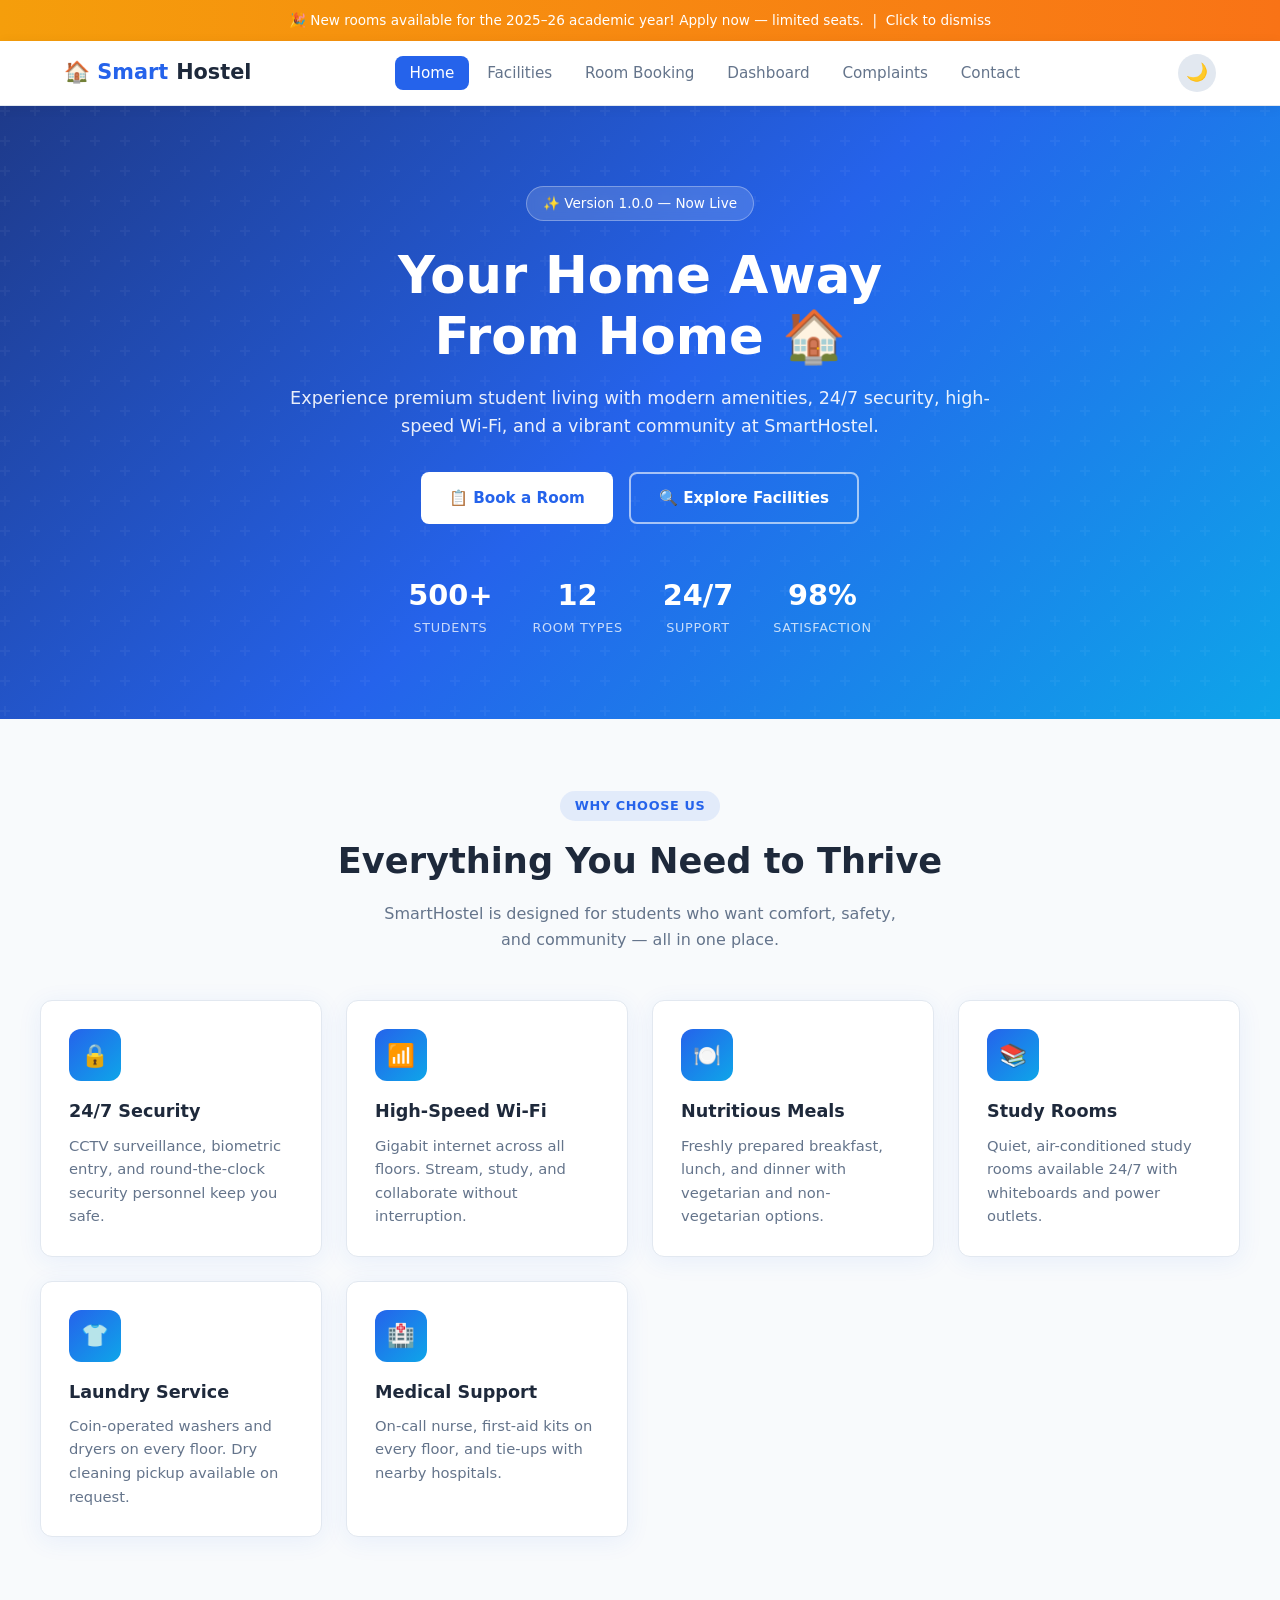
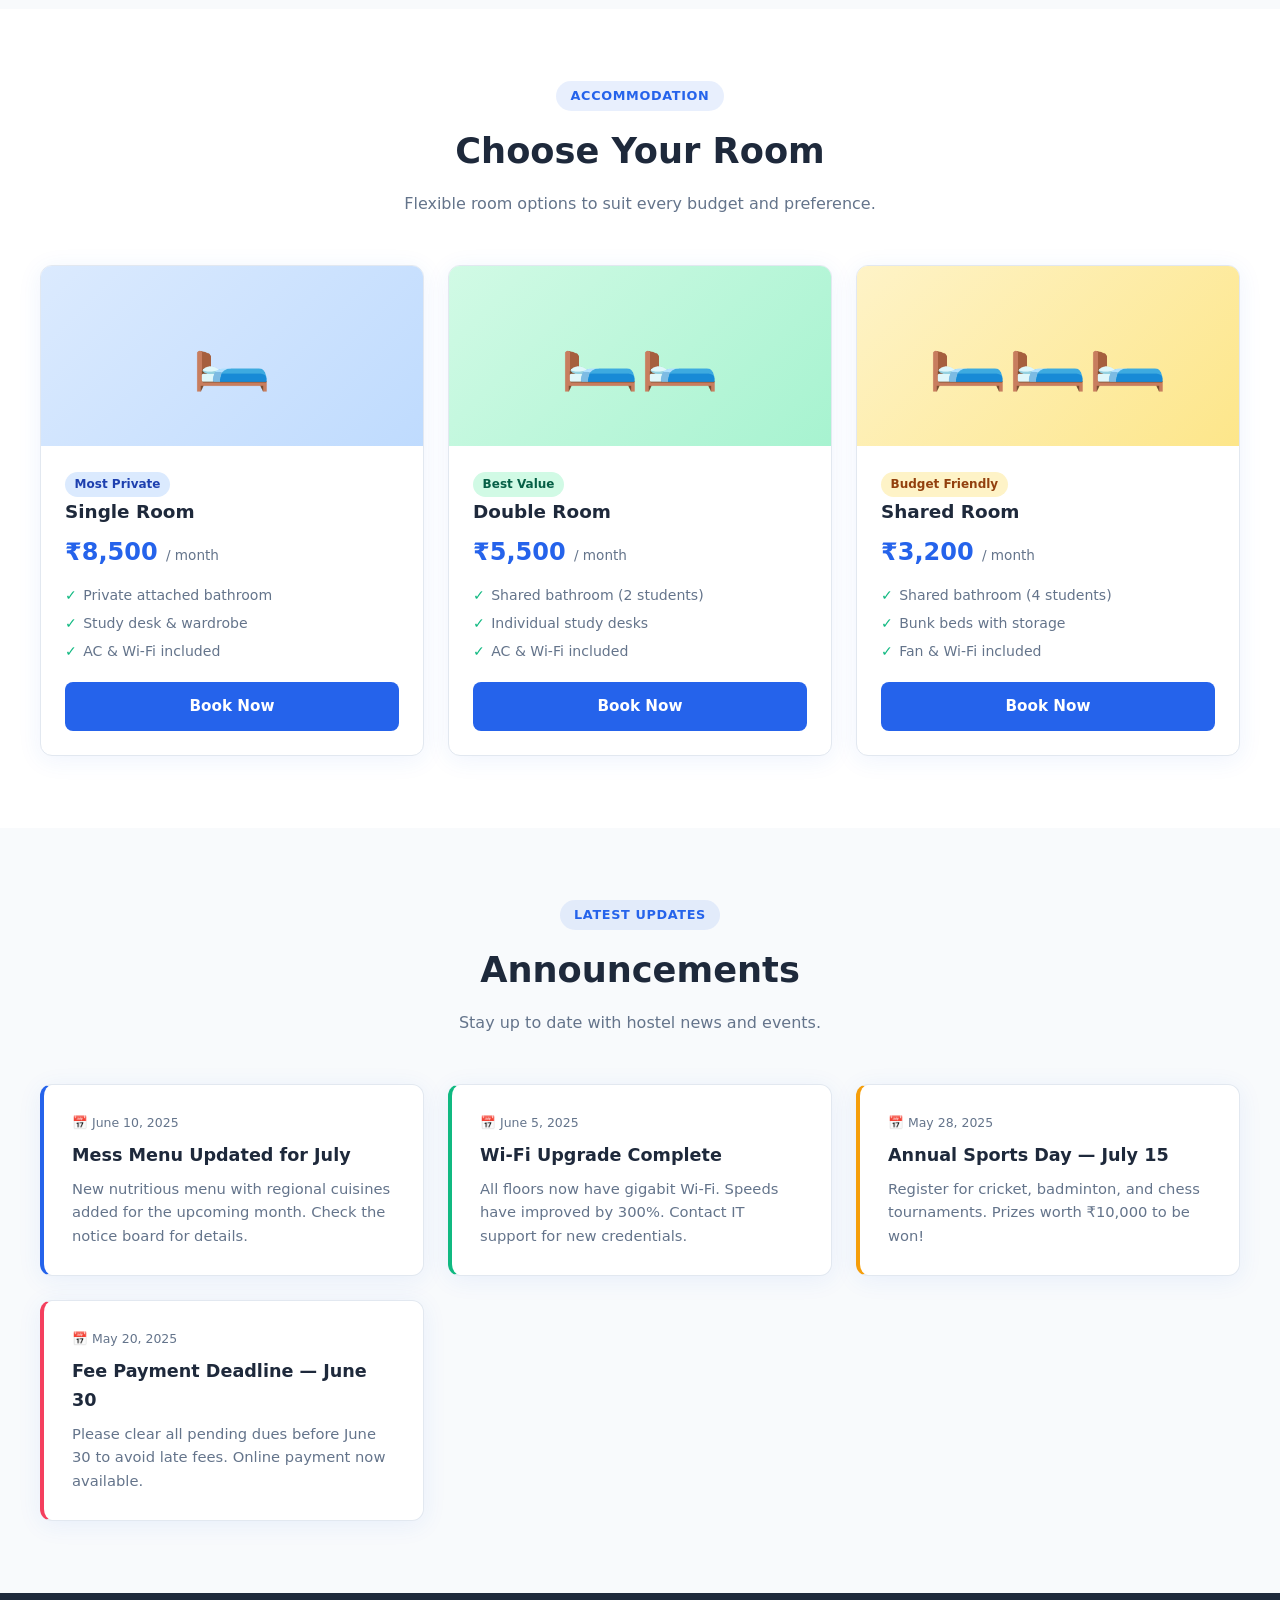
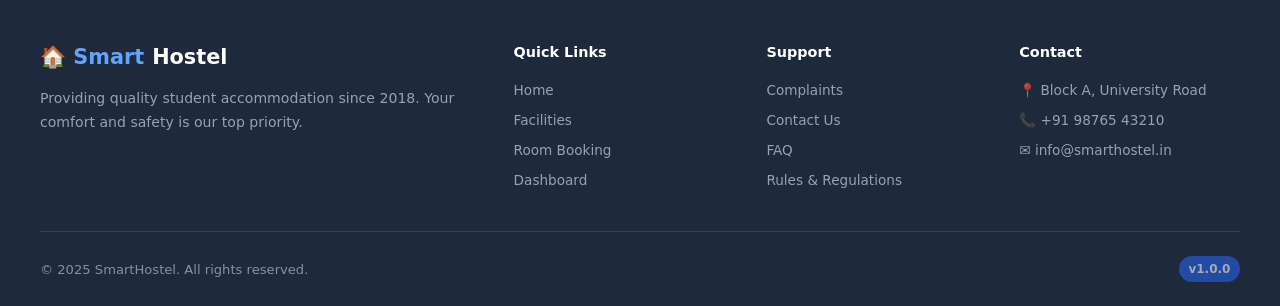
<file: index.html>
<!DOCTYPE html>
<html lang="en" data-theme="light">
<head>
  <meta charset="UTF-8" />
  <meta name="viewport" content="width=device-width, initial-scale=1.0" />
  <title>SmartHostel — Modern Student Living</title>
  <meta name="description" content="SmartHostel provides premium student accommodation with modern amenities, 24/7 security, and a vibrant community." />
  <link rel="stylesheet" href="css/style.css" />
  <link rel="icon" href="data:image/svg+xml,<svg xmlns='http://www.w3.org/2000/svg' viewBox='0 0 100 100'><text y='.9em' font-size='90'>🏠</text></svg>" />
</head>
<body>

  <!-- NOTICE BANNER -->
  <div class="notice-banner" id="noticeBanner" title="Click to dismiss">
    🎉 New rooms available for the 2025–26 academic year! Apply now — limited seats. &nbsp;|&nbsp; Click to dismiss
  </div>

  <!-- NAVBAR -->
  <nav class="navbar">
    <div class="nav-container">
      <a href="index.html" class="nav-logo">🏠 Smart<span>Hostel</span></a>
      <ul class="nav-links" id="navLinks">
        <li><a href="index.html">Home</a></li>
        <li><a href="pages/facilities.html">Facilities</a></li>
        <li><a href="pages/booking.html">Room Booking</a></li>
        <li><a href="pages/dashboard.html">Dashboard</a></li>
        <li><a href="pages/complaints.html">Complaints</a></li>
        <li><a href="pages/contact.html">Contact</a></li>
      </ul>
      <div class="nav-actions">
        <button class="theme-toggle" id="themeToggle" title="Toggle theme">🌙</button>
        <button class="hamburger" id="hamburger" aria-label="Menu">
          <span></span><span></span><span></span>
        </button>
      </div>
    </div>
  </nav>

  <!-- HERO -->
  <section class="hero">
    <div class="hero-content">
      <div class="hero-badge">✨ Version 1.0.0 — Now Live</div>
      <h1>Your Home Away<br/>From Home 🏠</h1>
      <p>Experience premium student living with modern amenities, 24/7 security, high-speed Wi-Fi, and a vibrant community at SmartHostel.</p>
      <div class="hero-btns">
        <a href="pages/booking.html" class="btn btn-primary">📋 Book a Room</a>
        <a href="pages/facilities.html" class="btn btn-outline">🔍 Explore Facilities</a>
      </div>
      <div class="hero-stats">
        <div class="stat"><div class="stat-num">500+</div><div class="stat-label">Students</div></div>
        <div class="stat"><div class="stat-num">12</div><div class="stat-label">Room Types</div></div>
        <div class="stat"><div class="stat-num">24/7</div><div class="stat-label">Support</div></div>
        <div class="stat"><div class="stat-num">98%</div><div class="stat-label">Satisfaction</div></div>
      </div>
    </div>
  </section>

  <!-- OVERVIEW -->
  <section class="section">
    <div class="container">
      <div class="section-header fade-in">
        <div class="section-tag">Why Choose Us</div>
        <h2>Everything You Need to Thrive</h2>
        <p>SmartHostel is designed for students who want comfort, safety, and community — all in one place.</p>
      </div>
      <div class="grid-3">
        <div class="card fade-in">
          <div class="card-icon">🔒</div>
          <h3>24/7 Security</h3>
          <p>CCTV surveillance, biometric entry, and round-the-clock security personnel keep you safe.</p>
        </div>
        <div class="card fade-in">
          <div class="card-icon">📶</div>
          <h3>High-Speed Wi-Fi</h3>
          <p>Gigabit internet across all floors. Stream, study, and collaborate without interruption.</p>
        </div>
        <div class="card fade-in">
          <div class="card-icon">🍽️</div>
          <h3>Nutritious Meals</h3>
          <p>Freshly prepared breakfast, lunch, and dinner with vegetarian and non-vegetarian options.</p>
        </div>
        <div class="card fade-in">
          <div class="card-icon">📚</div>
          <h3>Study Rooms</h3>
          <p>Quiet, air-conditioned study rooms available 24/7 with whiteboards and power outlets.</p>
        </div>
        <div class="card fade-in">
          <div class="card-icon">👕</div>
          <h3>Laundry Service</h3>
          <p>Coin-operated washers and dryers on every floor. Dry cleaning pickup available on request.</p>
        </div>
        <div class="card fade-in">
          <div class="card-icon">🏥</div>
          <h3>Medical Support</h3>
          <p>On-call nurse, first-aid kits on every floor, and tie-ups with nearby hospitals.</p>
        </div>
      </div>
    </div>
  </section>

  <!-- ROOM PREVIEW -->
  <section class="section section-alt">
    <div class="container">
      <div class="section-header fade-in">
        <div class="section-tag">Accommodation</div>
        <h2>Choose Your Room</h2>
        <p>Flexible room options to suit every budget and preference.</p>
      </div>
      <div class="grid-3">
        <div class="room-card fade-in">
          <div class="room-img single">🛏️</div>
          <div class="room-body">
            <span class="badge badge-blue">Most Private</span>
            <h3>Single Room</h3>
            <div class="room-price">₹8,500 <span>/ month</span></div>
            <ul class="room-features">
              <li>Private attached bathroom</li>
              <li>Study desk & wardrobe</li>
              <li>AC & Wi-Fi included</li>
            </ul>
            <a href="pages/booking.html" class="btn btn-blue" style="width:100%;justify-content:center;">Book Now</a>
          </div>
        </div>
        <div class="room-card fade-in">
          <div class="room-img double">🛏️🛏️</div>
          <div class="room-body">
            <span class="badge badge-green">Best Value</span>
            <h3>Double Room</h3>
            <div class="room-price">₹5,500 <span>/ month</span></div>
            <ul class="room-features">
              <li>Shared bathroom (2 students)</li>
              <li>Individual study desks</li>
              <li>AC & Wi-Fi included</li>
            </ul>
            <a href="pages/booking.html" class="btn btn-blue" style="width:100%;justify-content:center;">Book Now</a>
          </div>
        </div>
        <div class="room-card fade-in">
          <div class="room-img shared">🛏️🛏️🛏️</div>
          <div class="room-body">
            <span class="badge badge-yellow">Budget Friendly</span>
            <h3>Shared Room</h3>
            <div class="room-price">₹3,200 <span>/ month</span></div>
            <ul class="room-features">
              <li>Shared bathroom (4 students)</li>
              <li>Bunk beds with storage</li>
              <li>Fan & Wi-Fi included</li>
            </ul>
            <a href="pages/booking.html" class="btn btn-blue" style="width:100%;justify-content:center;">Book Now</a>
          </div>
        </div>
      </div>
    </div>
  </section>

  <!-- ANNOUNCEMENTS -->
  <section class="section">
    <div class="container">
      <div class="section-header fade-in">
        <div class="section-tag">Latest Updates</div>
        <h2>Announcements</h2>
        <p>Stay up to date with hostel news and events.</p>
      </div>
      <div class="grid-2">
        <div class="card fade-in" style="border-left: 4px solid var(--primary);">
          <div style="font-size:0.78rem;color:var(--text-muted);margin-bottom:0.5rem;">📅 June 10, 2025</div>
          <h3>Mess Menu Updated for July</h3>
          <p>New nutritious menu with regional cuisines added for the upcoming month. Check the notice board for details.</p>
        </div>
        <div class="card fade-in" style="border-left: 4px solid #10b981;">
          <div style="font-size:0.78rem;color:var(--text-muted);margin-bottom:0.5rem;">📅 June 5, 2025</div>
          <h3>Wi-Fi Upgrade Complete</h3>
          <p>All floors now have gigabit Wi-Fi. Speeds have improved by 300%. Contact IT support for new credentials.</p>
        </div>
        <div class="card fade-in" style="border-left: 4px solid var(--accent);">
          <div style="font-size:0.78rem;color:var(--text-muted);margin-bottom:0.5rem;">📅 May 28, 2025</div>
          <h3>Annual Sports Day — July 15</h3>
          <p>Register for cricket, badminton, and chess tournaments. Prizes worth ₹10,000 to be won!</p>
        </div>
        <div class="card fade-in" style="border-left: 4px solid #f43f5e;">
          <div style="font-size:0.78rem;color:var(--text-muted);margin-bottom:0.5rem;">📅 May 20, 2025</div>
          <h3>Fee Payment Deadline — June 30</h3>
          <p>Please clear all pending dues before June 30 to avoid late fees. Online payment now available.</p>
        </div>
      </div>
    </div>
  </section>

  <!-- FOOTER -->
  <footer>
    <div class="footer-grid">
      <div class="footer-brand">
        <div class="nav-logo" style="color:#60a5fa;">🏠 Smart<span style="color:#fff;">Hostel</span></div>
        <p>Providing quality student accommodation since 2018. Your comfort and safety is our top priority.</p>
      </div>
      <div class="footer-col">
        <h4>Quick Links</h4>
        <a href="index.html">Home</a>
        <a href="pages/facilities.html">Facilities</a>
        <a href="pages/booking.html">Room Booking</a>
        <a href="pages/dashboard.html">Dashboard</a>
      </div>
      <div class="footer-col">
        <h4>Support</h4>
        <a href="pages/complaints.html">Complaints</a>
        <a href="pages/contact.html">Contact Us</a>
        <a href="#">FAQ</a>
        <a href="#">Rules & Regulations</a>
      </div>
      <div class="footer-col">
        <h4>Contact</h4>
        <a href="#">📍 Block A, University Road</a>
        <a href="#">📞 +91 98765 43210</a>
        <a href="#">✉️ info@smarthostel.in</a>
      </div>
    </div>
    <div class="footer-bottom">
      <span>© 2025 SmartHostel. All rights reserved.</span>
      <span class="version-badge">v1.0.0</span>
    </div>
  </footer>

  <script src="js/main.js"></script>
</body>
</html>
</file>
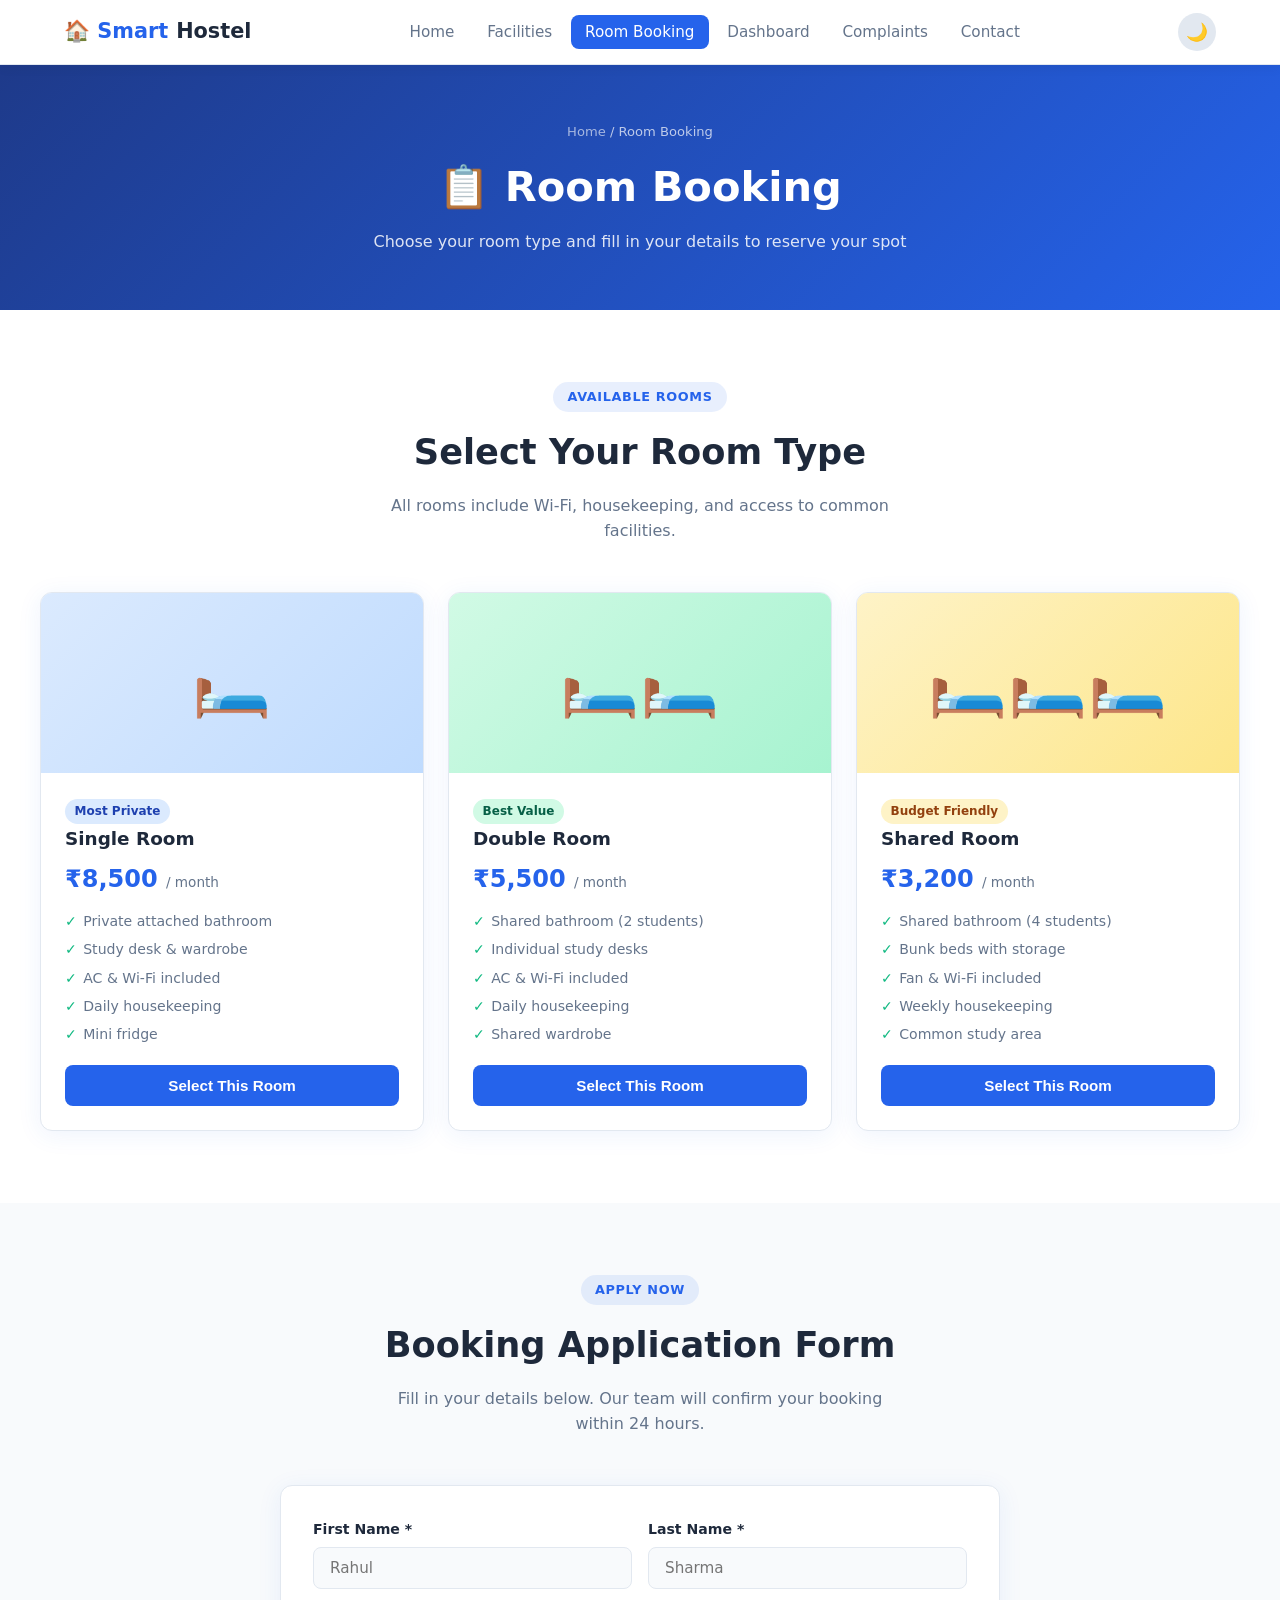
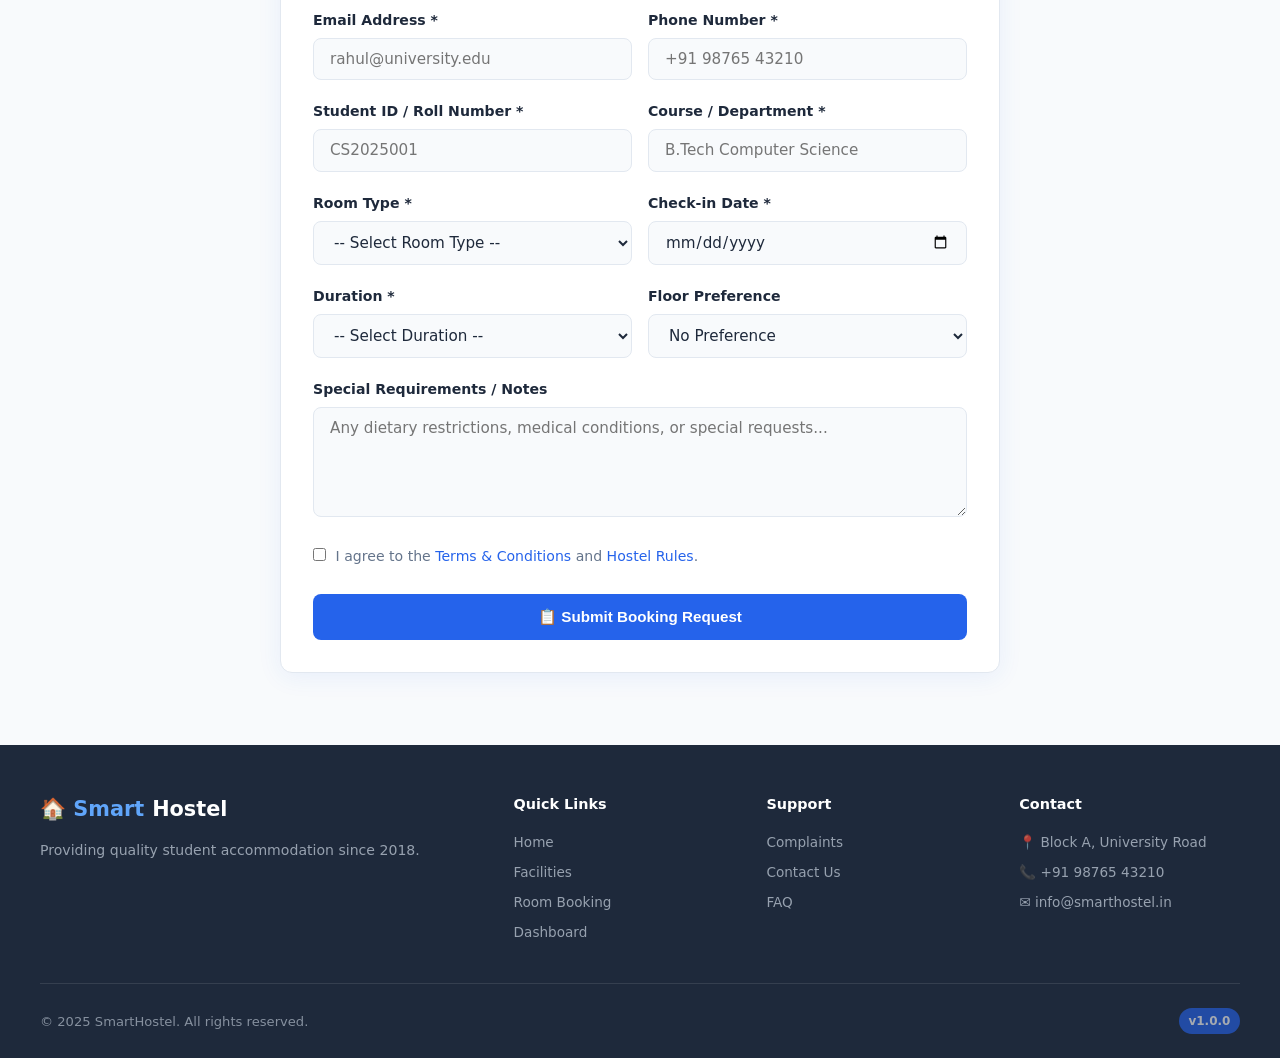
<file: pages/booking.html>
<!DOCTYPE html>
<html lang="en" data-theme="light">
<head>
  <meta charset="UTF-8" />
  <meta name="viewport" content="width=device-width, initial-scale=1.0" />
  <title>Room Booking — SmartHostel</title>
  <link rel="stylesheet" href="../css/style.css" />
  <link rel="icon" href="data:image/svg+xml,<svg xmlns='http://www.w3.org/2000/svg' viewBox='0 0 100 100'><text y='.9em' font-size='90'>🏠</text></svg>" />
</head>
<body>

  <!-- NAVBAR -->
  <nav class="navbar">
    <div class="nav-container">
      <a href="../index.html" class="nav-logo">🏠 Smart<span>Hostel</span></a>
      <ul class="nav-links" id="navLinks">
        <li><a href="../index.html">Home</a></li>
        <li><a href="facilities.html">Facilities</a></li>
        <li><a href="booking.html">Room Booking</a></li>
        <li><a href="dashboard.html">Dashboard</a></li>
        <li><a href="complaints.html">Complaints</a></li>
        <li><a href="contact.html">Contact</a></li>
      </ul>
      <div class="nav-actions">
        <button class="theme-toggle" id="themeToggle" title="Toggle theme">🌙</button>
        <button class="hamburger" id="hamburger" aria-label="Menu">
          <span></span><span></span><span></span>
        </button>
      </div>
    </div>
  </nav>

  <!-- PAGE HEADER -->
  <div class="page-header">
    <div class="breadcrumb"><a href="../index.html">Home</a> / Room Booking</div>
    <h1>📋 Room Booking</h1>
    <p>Choose your room type and fill in your details to reserve your spot</p>
  </div>

  <!-- ROOM CARDS -->
  <section class="section section-alt">
    <div class="container">
      <div class="section-header fade-in">
        <div class="section-tag">Available Rooms</div>
        <h2>Select Your Room Type</h2>
        <p>All rooms include Wi-Fi, housekeeping, and access to common facilities.</p>
      </div>
      <div class="grid-3">
        <div class="room-card fade-in">
          <div class="room-img single">🛏️</div>
          <div class="room-body">
            <span class="badge badge-blue">Most Private</span>
            <h3>Single Room</h3>
            <div class="room-price">₹8,500 <span>/ month</span></div>
            <ul class="room-features">
              <li>Private attached bathroom</li>
              <li>Study desk & wardrobe</li>
              <li>AC & Wi-Fi included</li>
              <li>Daily housekeeping</li>
              <li>Mini fridge</li>
            </ul>
            <button class="btn btn-blue" style="width:100%;justify-content:center;" onclick="selectRoom('Single Room', '₹8,500')">Select This Room</button>
          </div>
        </div>
        <div class="room-card fade-in">
          <div class="room-img double">🛏️🛏️</div>
          <div class="room-body">
            <span class="badge badge-green">Best Value</span>
            <h3>Double Room</h3>
            <div class="room-price">₹5,500 <span>/ month</span></div>
            <ul class="room-features">
              <li>Shared bathroom (2 students)</li>
              <li>Individual study desks</li>
              <li>AC & Wi-Fi included</li>
              <li>Daily housekeeping</li>
              <li>Shared wardrobe</li>
            </ul>
            <button class="btn btn-blue" style="width:100%;justify-content:center;" onclick="selectRoom('Double Room', '₹5,500')">Select This Room</button>
          </div>
        </div>
        <div class="room-card fade-in">
          <div class="room-img shared">🛏️🛏️🛏️</div>
          <div class="room-body">
            <span class="badge badge-yellow">Budget Friendly</span>
            <h3>Shared Room</h3>
            <div class="room-price">₹3,200 <span>/ month</span></div>
            <ul class="room-features">
              <li>Shared bathroom (4 students)</li>
              <li>Bunk beds with storage</li>
              <li>Fan & Wi-Fi included</li>
              <li>Weekly housekeeping</li>
              <li>Common study area</li>
            </ul>
            <button class="btn btn-blue" style="width:100%;justify-content:center;" onclick="selectRoom('Shared Room', '₹3,200')">Select This Room</button>
          </div>
        </div>
      </div>
    </div>
  </section>

  <!-- BOOKING FORM -->
  <section class="section">
    <div class="container">
      <div class="section-header fade-in">
        <div class="section-tag">Apply Now</div>
        <h2>Booking Application Form</h2>
        <p>Fill in your details below. Our team will confirm your booking within 24 hours.</p>
      </div>
      <div style="max-width:720px;margin:0 auto;">
        <div class="form-card fade-in">
          <div id="selectedRoomBanner" style="display:none;background:linear-gradient(90deg,#2563eb,#0ea5e9);color:#fff;padding:0.85rem 1.25rem;border-radius:8px;margin-bottom:1.5rem;font-weight:600;font-size:0.95rem;"></div>
          <form data-form="booking">
            <div class="form-row">
              <div class="form-group">
                <label>First Name *</label>
                <input type="text" placeholder="Rahul" required />
              </div>
              <div class="form-group">
                <label>Last Name *</label>
                <input type="text" placeholder="Sharma" required />
              </div>
            </div>
            <div class="form-row">
              <div class="form-group">
                <label>Email Address *</label>
                <input type="email" placeholder="rahul@university.edu" required />
              </div>
              <div class="form-group">
                <label>Phone Number *</label>
                <input type="tel" placeholder="+91 98765 43210" required />
              </div>
            </div>
            <div class="form-row">
              <div class="form-group">
                <label>Student ID / Roll Number *</label>
                <input type="text" placeholder="CS2025001" required />
              </div>
              <div class="form-group">
                <label>Course / Department *</label>
                <input type="text" placeholder="B.Tech Computer Science" required />
              </div>
            </div>
            <div class="form-row">
              <div class="form-group">
                <label>Room Type *</label>
                <select id="roomTypeSelect" required>
                  <option value="">-- Select Room Type --</option>
                  <option value="single">Single Room — ₹8,500/month</option>
                  <option value="double">Double Room — ₹5,500/month</option>
                  <option value="shared">Shared Room — ₹3,200/month</option>
                </select>
              </div>
              <div class="form-group">
                <label>Check-in Date *</label>
                <input type="date" required />
              </div>
            </div>
            <div class="form-row">
              <div class="form-group">
                <label>Duration *</label>
                <select required>
                  <option value="">-- Select Duration --</option>
                  <option>1 Month</option>
                  <option>3 Months</option>
                  <option>6 Months</option>
                  <option>1 Year (Academic)</option>
                </select>
              </div>
              <div class="form-group">
                <label>Floor Preference</label>
                <select>
                  <option value="">No Preference</option>
                  <option>Ground Floor</option>
                  <option>1st Floor</option>
                  <option>2nd Floor</option>
                  <option>3rd Floor & Above</option>
                </select>
              </div>
            </div>
            <div class="form-group">
              <label>Special Requirements / Notes</label>
              <textarea placeholder="Any dietary restrictions, medical conditions, or special requests..."></textarea>
            </div>
            <div class="form-group" style="display:flex;align-items:flex-start;gap:0.6rem;">
              <input type="checkbox" id="terms" style="width:auto;margin-top:3px;" required />
              <label for="terms" style="font-weight:400;font-size:0.88rem;color:var(--text-muted);">I agree to the <a href="#" style="color:var(--primary);">Terms & Conditions</a> and <a href="#" style="color:var(--primary);">Hostel Rules</a>.</label>
            </div>
            <button type="submit" class="btn btn-blue" style="width:100%;justify-content:center;padding:0.9rem;">📋 Submit Booking Request</button>
          </form>
        </div>
      </div>
    </div>
  </section>

  <!-- FOOTER -->
  <footer>
    <div class="footer-grid">
      <div class="footer-brand">
        <div class="nav-logo" style="color:#60a5fa;">🏠 Smart<span style="color:#fff;">Hostel</span></div>
        <p>Providing quality student accommodation since 2018.</p>
      </div>
      <div class="footer-col">
        <h4>Quick Links</h4>
        <a href="../index.html">Home</a>
        <a href="facilities.html">Facilities</a>
        <a href="booking.html">Room Booking</a>
        <a href="dashboard.html">Dashboard</a>
      </div>
      <div class="footer-col">
        <h4>Support</h4>
        <a href="complaints.html">Complaints</a>
        <a href="contact.html">Contact Us</a>
        <a href="#">FAQ</a>
      </div>
      <div class="footer-col">
        <h4>Contact</h4>
        <a href="#">📍 Block A, University Road</a>
        <a href="#">📞 +91 98765 43210</a>
        <a href="#">✉️ info@smarthostel.in</a>
      </div>
    </div>
    <div class="footer-bottom">
      <span>© 2025 SmartHostel. All rights reserved.</span>
      <span class="version-badge">v1.0.0</span>
    </div>
  </footer>

  <script src="../js/main.js"></script>
  <script>
    function selectRoom(name, price) {
      const banner = document.getElementById('selectedRoomBanner');
      const select = document.getElementById('roomTypeSelect');
      banner.style.display = 'block';
      banner.textContent = `✅ Selected: ${name} — ${price}/month`;
      const map = { 'Single Room': 'single', 'Double Room': 'double', 'Shared Room': 'shared' };
      select.value = map[name];
      document.querySelector('.form-card').scrollIntoView({ behavior: 'smooth', block: 'start' });
    }
  </script>
</body>
</html>
</file>
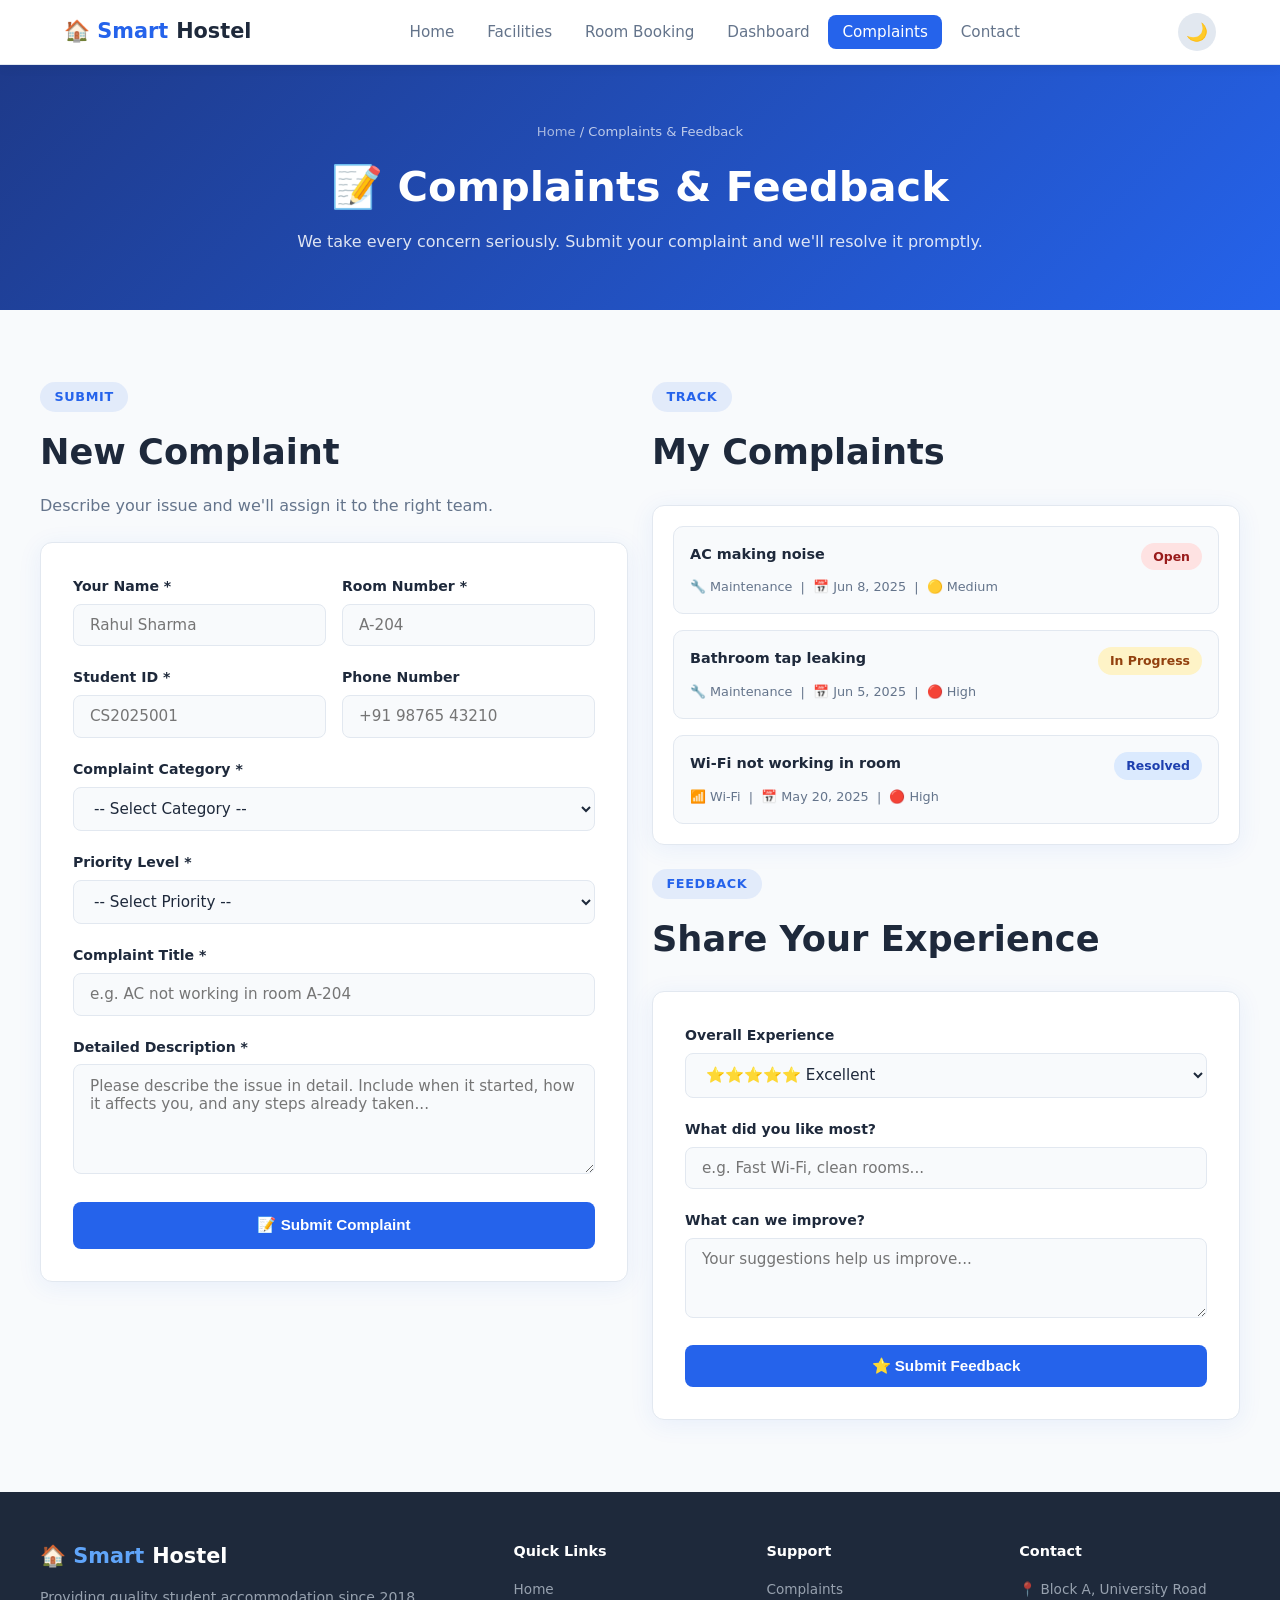
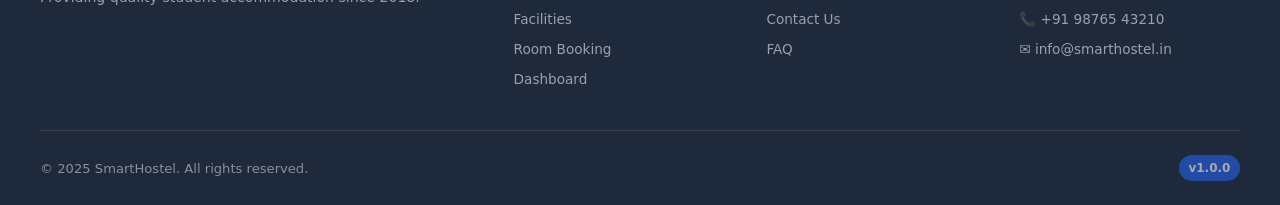
<file: pages/complaints.html>
<!DOCTYPE html>
<html lang="en" data-theme="light">
<head>
  <meta charset="UTF-8" />
  <meta name="viewport" content="width=device-width, initial-scale=1.0" />
  <title>Complaints & Feedback — SmartHostel</title>
  <link rel="stylesheet" href="../css/style.css" />
  <link rel="icon" href="data:image/svg+xml,<svg xmlns='http://www.w3.org/2000/svg' viewBox='0 0 100 100'><text y='.9em' font-size='90'>🏠</text></svg>" />
</head>
<body>

  <!-- NAVBAR -->
  <nav class="navbar">
    <div class="nav-container">
      <a href="../index.html" class="nav-logo">🏠 Smart<span>Hostel</span></a>
      <ul class="nav-links" id="navLinks">
        <li><a href="../index.html">Home</a></li>
        <li><a href="facilities.html">Facilities</a></li>
        <li><a href="booking.html">Room Booking</a></li>
        <li><a href="dashboard.html">Dashboard</a></li>
        <li><a href="complaints.html">Complaints</a></li>
        <li><a href="contact.html">Contact</a></li>
      </ul>
      <div class="nav-actions">
        <button class="theme-toggle" id="themeToggle" title="Toggle theme">🌙</button>
        <button class="hamburger" id="hamburger" aria-label="Menu">
          <span></span><span></span><span></span>
        </button>
      </div>
    </div>
  </nav>

  <!-- PAGE HEADER -->
  <div class="page-header">
    <div class="breadcrumb"><a href="../index.html">Home</a> / Complaints & Feedback</div>
    <h1>📝 Complaints & Feedback</h1>
    <p>We take every concern seriously. Submit your complaint and we'll resolve it promptly.</p>
  </div>

  <!-- COMPLAINT FORM + TRACKER -->
  <section class="section">
    <div class="container">
      <div class="grid-2" style="align-items:start;">

        <!-- COMPLAINT FORM -->
        <div class="fade-in">
          <div class="section-header" style="text-align:left;margin-bottom:1.5rem;">
            <div class="section-tag">Submit</div>
            <h2>New Complaint</h2>
            <p style="margin:0;">Describe your issue and we'll assign it to the right team.</p>
          </div>
          <div class="form-card">
            <form data-form="complaint">
              <div class="form-row">
                <div class="form-group">
                  <label>Your Name *</label>
                  <input type="text" placeholder="Rahul Sharma" required />
                </div>
                <div class="form-group">
                  <label>Room Number *</label>
                  <input type="text" placeholder="A-204" required />
                </div>
              </div>
              <div class="form-row">
                <div class="form-group">
                  <label>Student ID *</label>
                  <input type="text" placeholder="CS2025001" required />
                </div>
                <div class="form-group">
                  <label>Phone Number</label>
                  <input type="tel" placeholder="+91 98765 43210" />
                </div>
              </div>
              <div class="form-group">
                <label>Complaint Category *</label>
                <select required>
                  <option value="">-- Select Category --</option>
                  <option>🔧 Maintenance / Repairs</option>
                  <option>📶 Wi-Fi / Internet</option>
                  <option>🍽️ Food / Mess</option>
                  <option>🔒 Security</option>
                  <option>👕 Laundry</option>
                  <option>🧹 Housekeeping</option>
                  <option>💡 Electricity / Water</option>
                  <option>🤝 Roommate Issue</option>
                  <option>📦 Other</option>
                </select>
              </div>
              <div class="form-group">
                <label>Priority Level *</label>
                <select required>
                  <option value="">-- Select Priority --</option>
                  <option>🔴 High — Urgent (Safety/Health)</option>
                  <option>🟡 Medium — Needs attention soon</option>
                  <option>🟢 Low — Can wait a few days</option>
                </select>
              </div>
              <div class="form-group">
                <label>Complaint Title *</label>
                <input type="text" placeholder="e.g. AC not working in room A-204" required />
              </div>
              <div class="form-group">
                <label>Detailed Description *</label>
                <textarea placeholder="Please describe the issue in detail. Include when it started, how it affects you, and any steps already taken..." required></textarea>
              </div>
              <button type="submit" class="btn btn-blue" style="width:100%;justify-content:center;padding:0.9rem;">📝 Submit Complaint</button>
            </form>
          </div>
        </div>

        <!-- RIGHT COLUMN -->
        <div style="display:flex;flex-direction:column;gap:1.5rem;">

          <!-- COMPLAINT TRACKER -->
          <div class="fade-in">
            <div class="section-header" style="text-align:left;margin-bottom:1.5rem;">
              <div class="section-tag">Track</div>
              <h2>My Complaints</h2>
            </div>
            <div class="form-card" style="padding:1.25rem;">
              <div style="display:flex;flex-direction:column;gap:1rem;">

                <div style="padding:1rem;border-radius:10px;border:1px solid var(--border);background:var(--bg);">
                  <div style="display:flex;justify-content:space-between;align-items:flex-start;margin-bottom:0.4rem;">
                    <span style="font-weight:600;font-size:0.9rem;">AC making noise</span>
                    <span class="status-pill status-open">Open</span>
                  </div>
                  <div style="font-size:0.8rem;color:var(--text-muted);">🔧 Maintenance &nbsp;|&nbsp; 📅 Jun 8, 2025 &nbsp;|&nbsp; 🟡 Medium</div>
                </div>

                <div style="padding:1rem;border-radius:10px;border:1px solid var(--border);background:var(--bg);">
                  <div style="display:flex;justify-content:space-between;align-items:flex-start;margin-bottom:0.4rem;">
                    <span style="font-weight:600;font-size:0.9rem;">Bathroom tap leaking</span>
                    <span class="status-pill status-pending">In Progress</span>
                  </div>
                  <div style="font-size:0.8rem;color:var(--text-muted);">🔧 Maintenance &nbsp;|&nbsp; 📅 Jun 5, 2025 &nbsp;|&nbsp; 🔴 High</div>
                </div>

                <div style="padding:1rem;border-radius:10px;border:1px solid var(--border);background:var(--bg);">
                  <div style="display:flex;justify-content:space-between;align-items:flex-start;margin-bottom:0.4rem;">
                    <span style="font-weight:600;font-size:0.9rem;">Wi-Fi not working in room</span>
                    <span class="status-pill status-resolved">Resolved</span>
                  </div>
                  <div style="font-size:0.8rem;color:var(--text-muted);">📶 Wi-Fi &nbsp;|&nbsp; 📅 May 20, 2025 &nbsp;|&nbsp; 🔴 High</div>
                </div>

              </div>
            </div>
          </div>

          <!-- FEEDBACK FORM -->
          <div class="fade-in">
            <div class="section-header" style="text-align:left;margin-bottom:1.5rem;">
              <div class="section-tag">Feedback</div>
              <h2>Share Your Experience</h2>
            </div>
            <div class="form-card">
              <form data-form="feedback">
                <div class="form-group">
                  <label>Overall Experience</label>
                  <select>
                    <option>⭐⭐⭐⭐⭐ Excellent</option>
                    <option>⭐⭐⭐⭐ Good</option>
                    <option>⭐⭐⭐ Average</option>
                    <option>⭐⭐ Poor</option>
                    <option>⭐ Very Poor</option>
                  </select>
                </div>
                <div class="form-group">
                  <label>What did you like most?</label>
                  <input type="text" placeholder="e.g. Fast Wi-Fi, clean rooms..." />
                </div>
                <div class="form-group">
                  <label>What can we improve?</label>
                  <textarea placeholder="Your suggestions help us improve..." style="min-height:80px;"></textarea>
                </div>
                <button type="submit" class="btn btn-blue" style="width:100%;justify-content:center;">⭐ Submit Feedback</button>
              </form>
            </div>
          </div>

        </div>
      </div>
    </div>
  </section>

  <!-- FOOTER -->
  <footer>
    <div class="footer-grid">
      <div class="footer-brand">
        <div class="nav-logo" style="color:#60a5fa;">🏠 Smart<span style="color:#fff;">Hostel</span></div>
        <p>Providing quality student accommodation since 2018.</p>
      </div>
      <div class="footer-col">
        <h4>Quick Links</h4>
        <a href="../index.html">Home</a>
        <a href="facilities.html">Facilities</a>
        <a href="booking.html">Room Booking</a>
        <a href="dashboard.html">Dashboard</a>
      </div>
      <div class="footer-col">
        <h4>Support</h4>
        <a href="complaints.html">Complaints</a>
        <a href="contact.html">Contact Us</a>
        <a href="#">FAQ</a>
      </div>
      <div class="footer-col">
        <h4>Contact</h4>
        <a href="#">📍 Block A, University Road</a>
        <a href="#">📞 +91 98765 43210</a>
        <a href="#">✉️ info@smarthostel.in</a>
      </div>
    </div>
    <div class="footer-bottom">
      <span>© 2025 SmartHostel. All rights reserved.</span>
      <span class="version-badge">v1.0.0</span>
    </div>
  </footer>

  <script src="../js/main.js"></script>
</body>
</html>
</file>
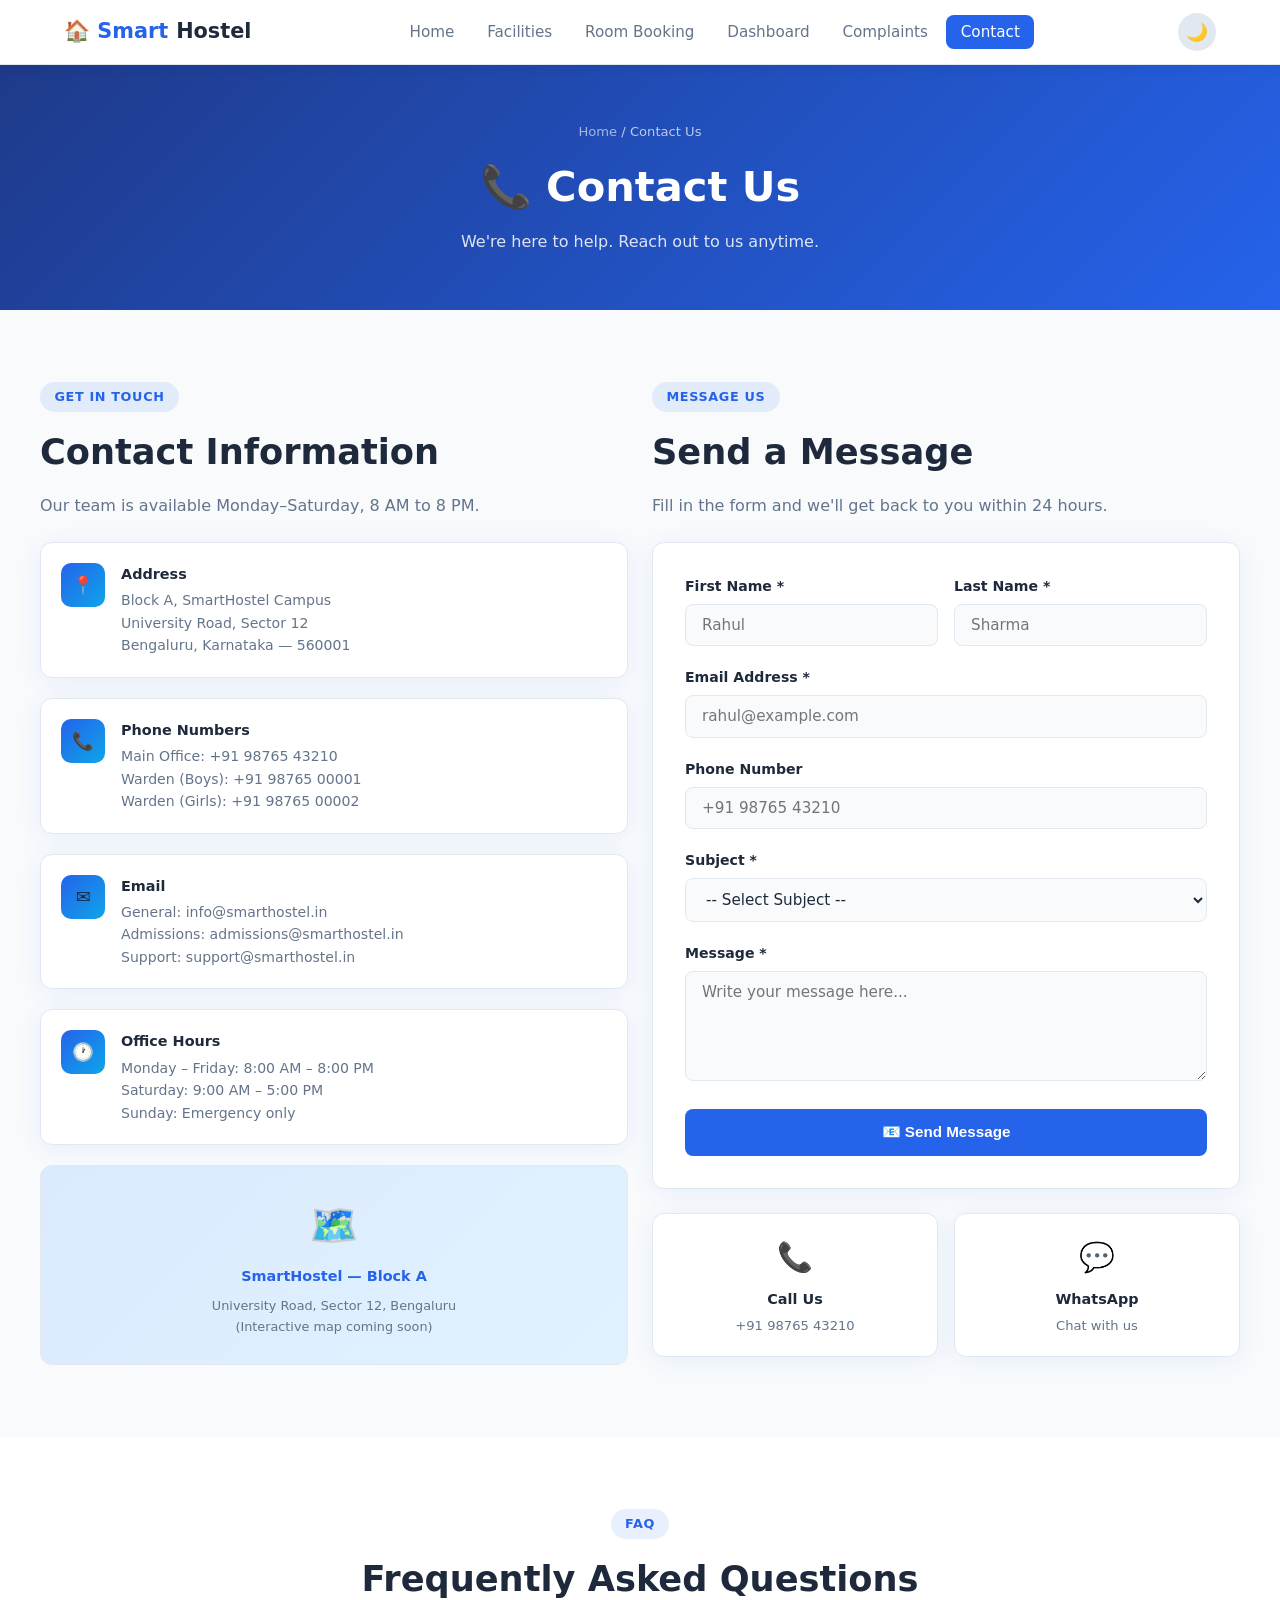
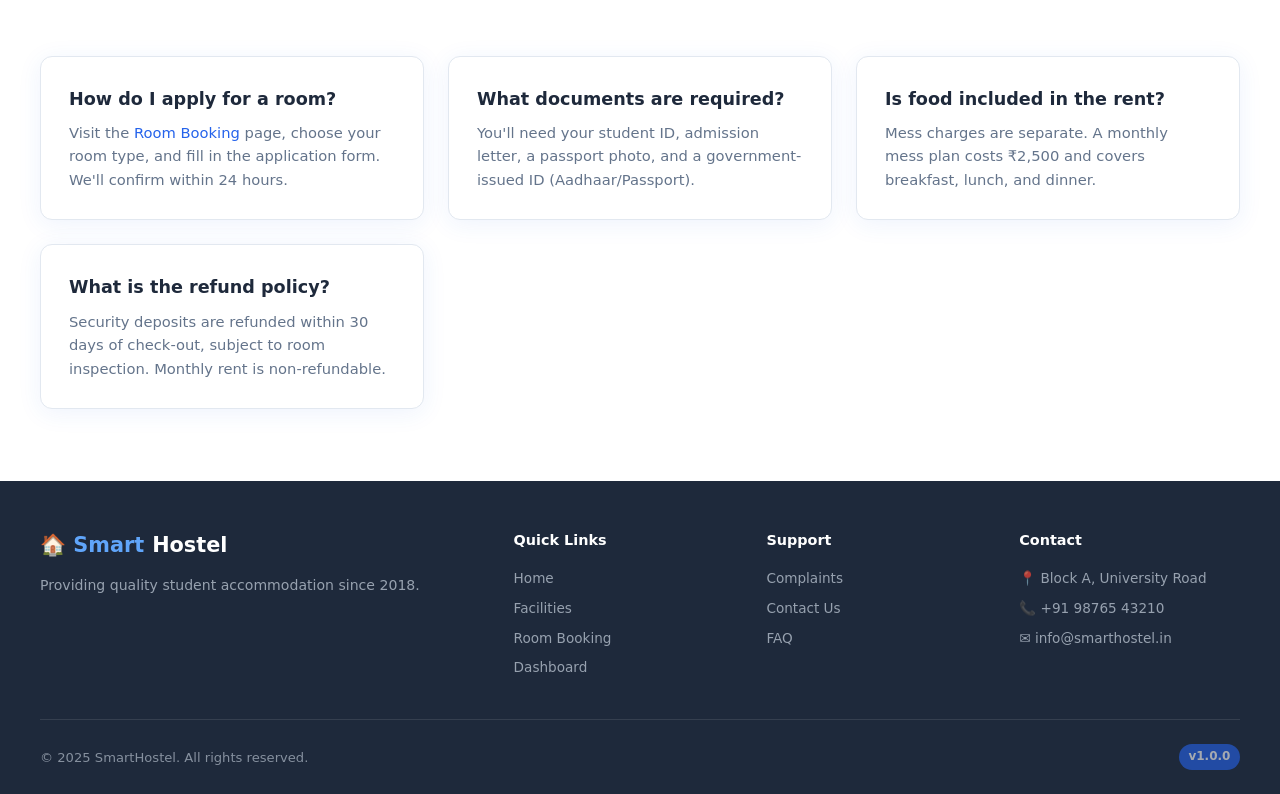
<file: pages/contact.html>
<!DOCTYPE html>
<html lang="en" data-theme="light">
<head>
  <meta charset="UTF-8" />
  <meta name="viewport" content="width=device-width, initial-scale=1.0" />
  <title>Contact Us — SmartHostel</title>
  <link rel="stylesheet" href="../css/style.css" />
  <link rel="icon" href="data:image/svg+xml,<svg xmlns='http://www.w3.org/2000/svg' viewBox='0 0 100 100'><text y='.9em' font-size='90'>🏠</text></svg>" />
</head>
<body>

  <!-- NAVBAR -->
  <nav class="navbar">
    <div class="nav-container">
      <a href="../index.html" class="nav-logo">🏠 Smart<span>Hostel</span></a>
      <ul class="nav-links" id="navLinks">
        <li><a href="../index.html">Home</a></li>
        <li><a href="facilities.html">Facilities</a></li>
        <li><a href="booking.html">Room Booking</a></li>
        <li><a href="dashboard.html">Dashboard</a></li>
        <li><a href="complaints.html">Complaints</a></li>
        <li><a href="contact.html">Contact</a></li>
      </ul>
      <div class="nav-actions">
        <button class="theme-toggle" id="themeToggle" title="Toggle theme">🌙</button>
        <button class="hamburger" id="hamburger" aria-label="Menu">
          <span></span><span></span><span></span>
        </button>
      </div>
    </div>
  </nav>

  <!-- PAGE HEADER -->
  <div class="page-header">
    <div class="breadcrumb"><a href="../index.html">Home</a> / Contact Us</div>
    <h1>📞 Contact Us</h1>
    <p>We're here to help. Reach out to us anytime.</p>
  </div>

  <!-- CONTACT SECTION -->
  <section class="section">
    <div class="container">
      <div class="grid-2" style="align-items:start;">

        <!-- CONTACT INFO -->
        <div class="fade-in">
          <div class="section-header" style="text-align:left;margin-bottom:1.5rem;">
            <div class="section-tag">Get in Touch</div>
            <h2>Contact Information</h2>
            <p style="margin:0;">Our team is available Monday–Saturday, 8 AM to 8 PM.</p>
          </div>
          <div class="contact-info">
            <div class="contact-item">
              <div class="contact-icon">📍</div>
              <div>
                <h4>Address</h4>
                <p>Block A, SmartHostel Campus<br/>University Road, Sector 12<br/>Bengaluru, Karnataka — 560001</p>
              </div>
            </div>
            <div class="contact-item">
              <div class="contact-icon">📞</div>
              <div>
                <h4>Phone Numbers</h4>
                <p>Main Office: +91 98765 43210<br/>Warden (Boys): +91 98765 00001<br/>Warden (Girls): +91 98765 00002</p>
              </div>
            </div>
            <div class="contact-item">
              <div class="contact-icon">✉️</div>
              <div>
                <h4>Email</h4>
                <p>General: info@smarthostel.in<br/>Admissions: admissions@smarthostel.in<br/>Support: support@smarthostel.in</p>
              </div>
            </div>
            <div class="contact-item">
              <div class="contact-icon">🕐</div>
              <div>
                <h4>Office Hours</h4>
                <p>Monday – Friday: 8:00 AM – 8:00 PM<br/>Saturday: 9:00 AM – 5:00 PM<br/>Sunday: Emergency only</p>
              </div>
            </div>
          </div>

          <!-- MAP PLACEHOLDER -->
          <div class="map-placeholder">
            <span>🗺️</span>
            <strong>SmartHostel — Block A</strong>
            <p style="font-size:0.8rem;color:var(--text-muted);text-align:center;">University Road, Sector 12, Bengaluru<br/>(Interactive map coming soon)</p>
          </div>
        </div>

        <!-- CONTACT FORM -->
        <div class="fade-in">
          <div class="section-header" style="text-align:left;margin-bottom:1.5rem;">
            <div class="section-tag">Message Us</div>
            <h2>Send a Message</h2>
            <p style="margin:0;">Fill in the form and we'll get back to you within 24 hours.</p>
          </div>
          <div class="form-card">
            <form data-form="contact">
              <div class="form-row">
                <div class="form-group">
                  <label>First Name *</label>
                  <input type="text" placeholder="Rahul" required />
                </div>
                <div class="form-group">
                  <label>Last Name *</label>
                  <input type="text" placeholder="Sharma" required />
                </div>
              </div>
              <div class="form-group">
                <label>Email Address *</label>
                <input type="email" placeholder="rahul@example.com" required />
              </div>
              <div class="form-group">
                <label>Phone Number</label>
                <input type="tel" placeholder="+91 98765 43210" />
              </div>
              <div class="form-group">
                <label>Subject *</label>
                <select required>
                  <option value="">-- Select Subject --</option>
                  <option>Room Availability Inquiry</option>
                  <option>Fee & Payment Query</option>
                  <option>Facilities Information</option>
                  <option>Complaint / Issue</option>
                  <option>General Inquiry</option>
                  <option>Other</option>
                </select>
              </div>
              <div class="form-group">
                <label>Message *</label>
                <textarea placeholder="Write your message here..." required></textarea>
              </div>
              <button type="submit" class="btn btn-blue" style="width:100%;justify-content:center;padding:0.9rem;">📧 Send Message</button>
            </form>
          </div>

          <!-- QUICK CONTACT CARDS -->
          <div style="display:grid;grid-template-columns:1fr 1fr;gap:1rem;margin-top:1.5rem;">
            <div class="card" style="text-align:center;padding:1.25rem;">
              <div style="font-size:1.8rem;margin-bottom:0.5rem;">📞</div>
              <div style="font-weight:700;font-size:0.9rem;">Call Us</div>
              <div style="font-size:0.82rem;color:var(--text-muted);margin-top:0.25rem;">+91 98765 43210</div>
            </div>
            <div class="card" style="text-align:center;padding:1.25rem;">
              <div style="font-size:1.8rem;margin-bottom:0.5rem;">💬</div>
              <div style="font-weight:700;font-size:0.9rem;">WhatsApp</div>
              <div style="font-size:0.82rem;color:var(--text-muted);margin-top:0.25rem;">Chat with us</div>
            </div>
          </div>
        </div>

      </div>
    </div>
  </section>

  <!-- FAQ SECTION -->
  <section class="section section-alt">
    <div class="container">
      <div class="section-header fade-in">
        <div class="section-tag">FAQ</div>
        <h2>Frequently Asked Questions</h2>
      </div>
      <div class="grid-2">
        <div class="card fade-in">
          <h3>How do I apply for a room?</h3>
          <p>Visit the <a href="booking.html" style="color:var(--primary);">Room Booking</a> page, choose your room type, and fill in the application form. We'll confirm within 24 hours.</p>
        </div>
        <div class="card fade-in">
          <h3>What documents are required?</h3>
          <p>You'll need your student ID, admission letter, a passport photo, and a government-issued ID (Aadhaar/Passport).</p>
        </div>
        <div class="card fade-in">
          <h3>Is food included in the rent?</h3>
          <p>Mess charges are separate. A monthly mess plan costs ₹2,500 and covers breakfast, lunch, and dinner.</p>
        </div>
        <div class="card fade-in">
          <h3>What is the refund policy?</h3>
          <p>Security deposits are refunded within 30 days of check-out, subject to room inspection. Monthly rent is non-refundable.</p>
        </div>
      </div>
    </div>
  </section>

  <!-- FOOTER -->
  <footer>
    <div class="footer-grid">
      <div class="footer-brand">
        <div class="nav-logo" style="color:#60a5fa;">🏠 Smart<span style="color:#fff;">Hostel</span></div>
        <p>Providing quality student accommodation since 2018.</p>
      </div>
      <div class="footer-col">
        <h4>Quick Links</h4>
        <a href="../index.html">Home</a>
        <a href="facilities.html">Facilities</a>
        <a href="booking.html">Room Booking</a>
        <a href="dashboard.html">Dashboard</a>
      </div>
      <div class="footer-col">
        <h4>Support</h4>
        <a href="complaints.html">Complaints</a>
        <a href="contact.html">Contact Us</a>
        <a href="#">FAQ</a>
      </div>
      <div class="footer-col">
        <h4>Contact</h4>
        <a href="#">📍 Block A, University Road</a>
        <a href="#">📞 +91 98765 43210</a>
        <a href="#">✉️ info@smarthostel.in</a>
      </div>
    </div>
    <div class="footer-bottom">
      <span>© 2025 SmartHostel. All rights reserved.</span>
      <span class="version-badge">v1.0.0</span>
    </div>
  </footer>

  <script src="../js/main.js"></script>
</body>
</html>
</file>
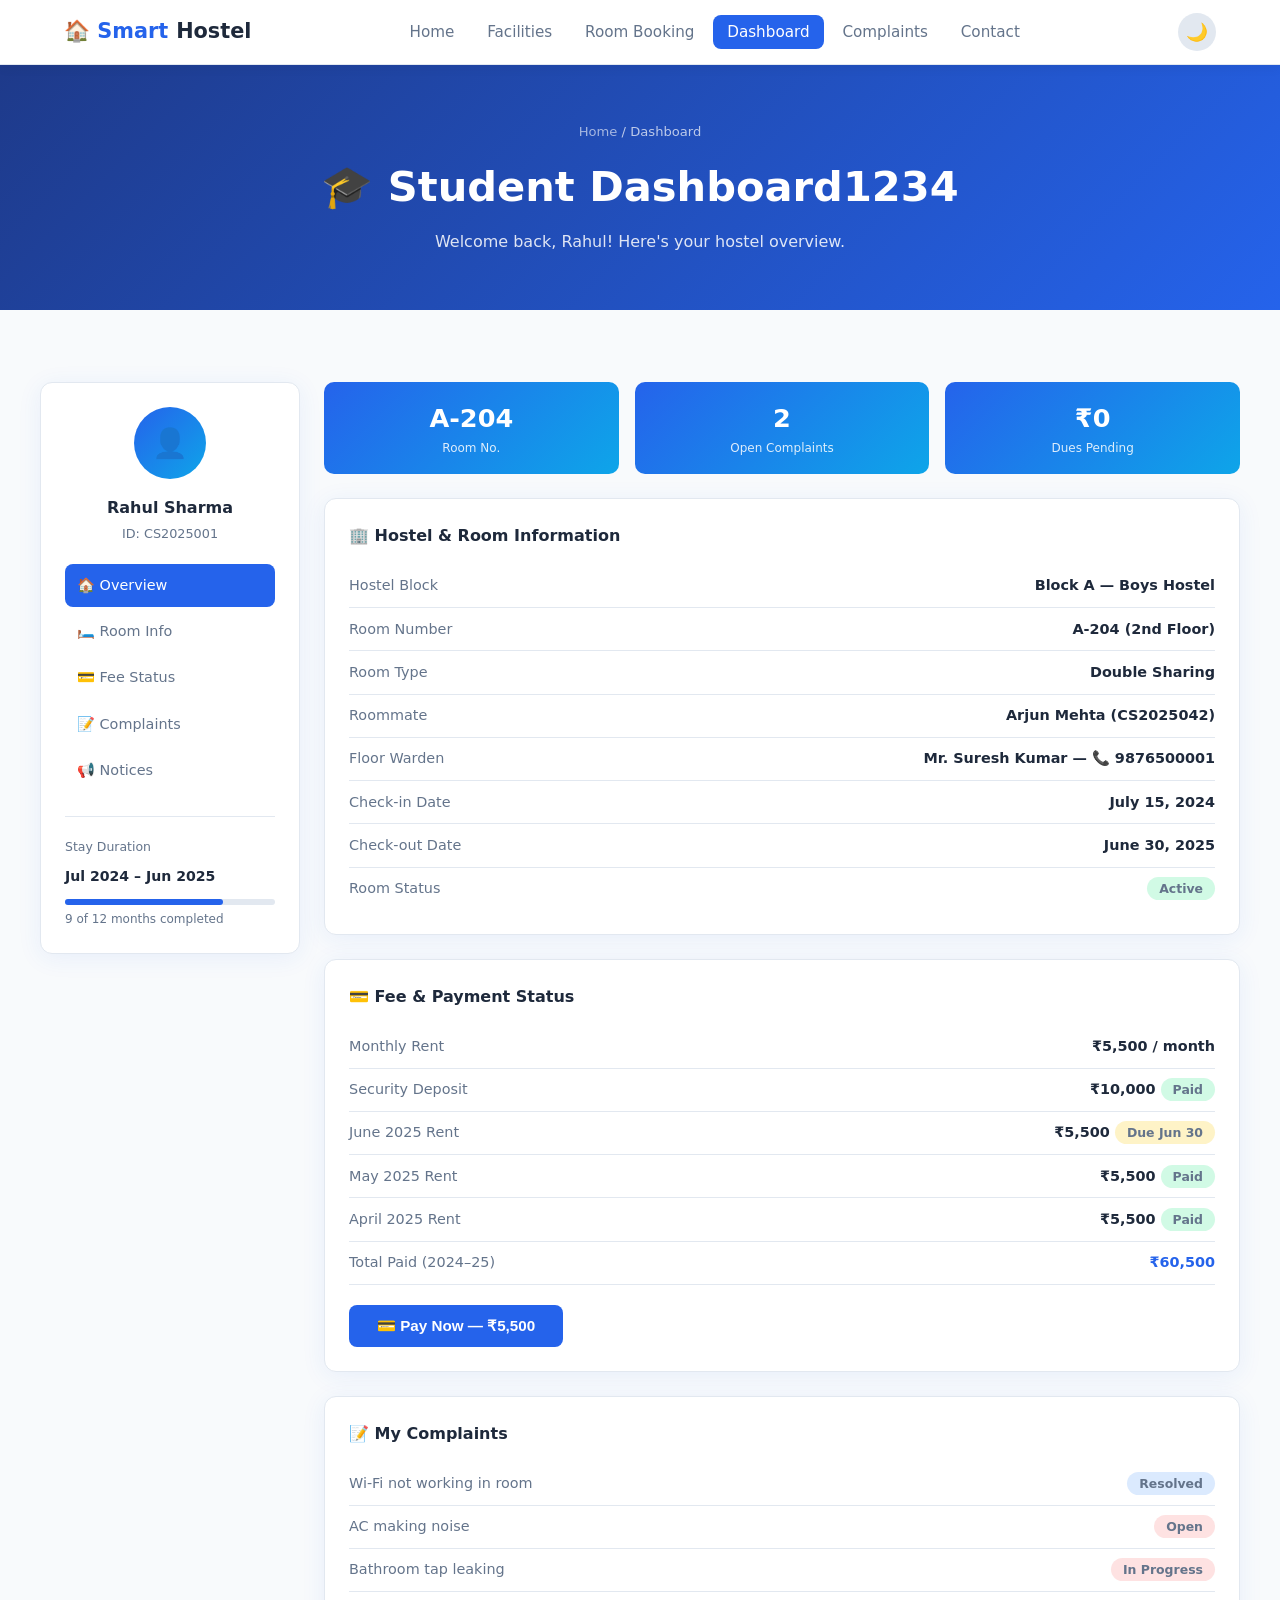
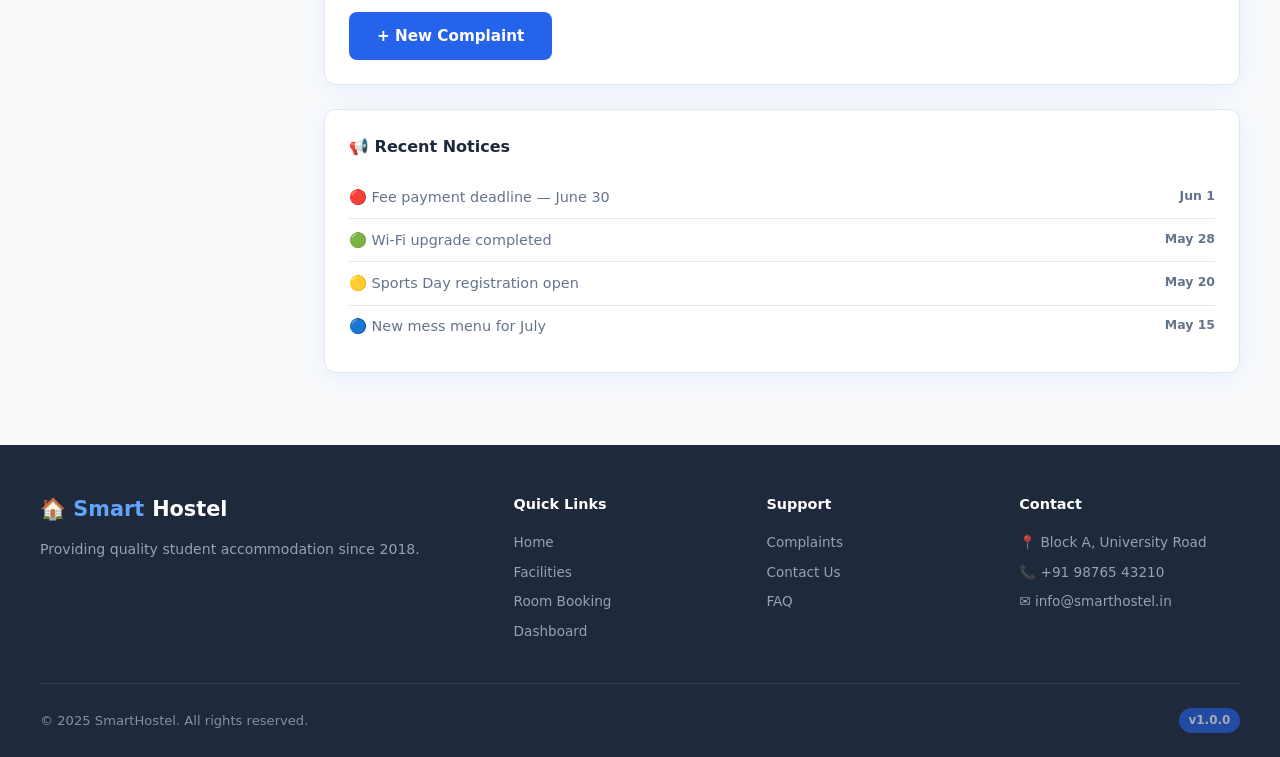
<file: pages/dashboard.html>
<!DOCTYPE html>
<html lang="en" data-theme="light">
<head>
  <meta charset="UTF-8" />
  <meta name="viewport" content="width=device-width, initial-scale=1.0" />
  <title>Student Dashboard — SmartHostel</title>
  <link rel="stylesheet" href="../css/style.css" />
  <link rel="icon" href="data:image/svg+xml,<svg xmlns='http://www.w3.org/2000/svg' viewBox='0 0 100 100'><text y='.9em' font-size='90'>🏠</text></svg>" />
</head>
<body>

  <!-- NAVBAR -->
  <nav class="navbar">
    <div class="nav-container">
      <a href="../index.html" class="nav-logo">🏠 Smart<span>Hostel</span></a>
      <ul class="nav-links" id="navLinks">
        <li><a href="../index.html">Home</a></li>
        <li><a href="facilities.html">Facilities</a></li>
        <li><a href="booking.html">Room Booking</a></li>
        <li><a href="dashboard.html">Dashboard</a></li>
        <li><a href="complaints.html">Complaints</a></li>
        <li><a href="contact.html">Contact</a></li>
      </ul>
      <div class="nav-actions">
        <button class="theme-toggle" id="themeToggle" title="Toggle theme">🌙</button>
        <button class="hamburger" id="hamburger" aria-label="Menu">
          <span></span><span></span><span></span>
        </button>
      </div>
    </div>
  </nav>

  <!-- PAGE HEADER -->
  <div class="page-header">
    <div class="breadcrumb"><a href="../index.html">Home</a> / Dashboard</div>
    <h1>🎓 Student Dashboard1234</h1>
    <p>Welcome back, Rahul! Here's your hostel overview.</p>
  </div>

  <!-- DASHBOARD -->
  <section class="section">
    <div class="container">
      <div class="dashboard-grid">

        <!-- SIDEBAR -->
        <aside class="dash-sidebar fade-in">
          <div class="dash-avatar">👤</div>
          <div class="dash-name">Rahul Sharma</div>
          <div class="dash-id">ID: CS2025001</div>
          <nav class="dash-nav">
            <a href="#overview" class="active">🏠 Overview</a>
            <a href="#room">🛏️ Room Info</a>
            <a href="#fees">💳 Fee Status</a>
            <a href="#complaints">📝 Complaints</a>
            <a href="#notices">📢 Notices</a>
          </nav>
          <div style="margin-top:1.5rem;padding-top:1.25rem;border-top:1px solid var(--border);">
            <div style="font-size:0.78rem;color:var(--text-muted);margin-bottom:0.5rem;">Stay Duration</div>
            <div style="font-size:0.88rem;font-weight:600;">Jul 2024 – Jun 2025</div>
            <div style="margin-top:0.75rem;background:var(--border);border-radius:50px;height:6px;">
              <div style="background:var(--primary);width:75%;height:6px;border-radius:50px;"></div>
            </div>
            <div style="font-size:0.75rem;color:var(--text-muted);margin-top:0.3rem;">9 of 12 months completed</div>
          </div>
        </aside>

        <!-- MAIN CONTENT -->
        <div class="dash-main">

          <!-- STATS -->
          <div class="dash-stats fade-in" id="overview">
            <div class="dash-stat">
              <div class="dash-stat-num">A-204</div>
              <div class="dash-stat-label">Room No.</div>
            </div>
            <div class="dash-stat">
              <div class="dash-stat-num">2</div>
              <div class="dash-stat-label">Open Complaints</div>
            </div>
            <div class="dash-stat">
              <div class="dash-stat-num">₹0</div>
              <div class="dash-stat-label">Dues Pending</div>
            </div>
          </div>

          <!-- HOSTEL & ROOM INFO -->
          <div class="dash-card fade-in" id="room">
            <h3>🏢 Hostel & Room Information</h3>
            <div class="info-row"><span>Hostel Block</span><span>Block A — Boys Hostel</span></div>
            <div class="info-row"><span>Room Number</span><span>A-204 (2nd Floor)</span></div>
            <div class="info-row"><span>Room Type</span><span>Double Sharing</span></div>
            <div class="info-row"><span>Roommate</span><span>Arjun Mehta (CS2025042)</span></div>
            <div class="info-row"><span>Floor Warden</span><span>Mr. Suresh Kumar — 📞 9876500001</span></div>
            <div class="info-row"><span>Check-in Date</span><span>July 15, 2024</span></div>
            <div class="info-row"><span>Check-out Date</span><span>June 30, 2025</span></div>
            <div class="info-row"><span>Room Status</span><span><span class="status-pill status-paid">Active</span></span></div>
          </div>

          <!-- FEE STATUS -->
          <div class="dash-card fade-in" id="fees">
            <h3>💳 Fee & Payment Status</h3>
            <div class="info-row"><span>Monthly Rent</span><span>₹5,500 / month</span></div>
            <div class="info-row"><span>Security Deposit</span><span>₹10,000 <span class="status-pill status-paid">Paid</span></span></div>
            <div class="info-row">
              <span>June 2025 Rent</span>
              <span>₹5,500 <span class="status-pill status-pending">Due Jun 30</span></span>
            </div>
            <div class="info-row"><span>May 2025 Rent</span><span>₹5,500 <span class="status-pill status-paid">Paid</span></span></div>
            <div class="info-row"><span>April 2025 Rent</span><span>₹5,500 <span class="status-pill status-paid">Paid</span></span></div>
            <div class="info-row"><span>Total Paid (2024–25)</span><span style="color:var(--primary);font-weight:700;">₹60,500</span></div>
            <div style="margin-top:1.25rem;">
              <button class="btn btn-blue">💳 Pay Now — ₹5,500</button>
            </div>
          </div>

          <!-- COMPLAINT STATUS -->
          <div class="dash-card fade-in" id="complaints">
            <h3>📝 My Complaints</h3>
            <div class="info-row">
              <span>Wi-Fi not working in room</span>
              <span><span class="status-pill status-resolved">Resolved</span></span>
            </div>
            <div class="info-row">
              <span>AC making noise</span>
              <span><span class="status-pill status-open">Open</span></span>
            </div>
            <div class="info-row">
              <span>Bathroom tap leaking</span>
              <span><span class="status-pill status-open">In Progress</span></span>
            </div>
            <div style="margin-top:1.25rem;">
              <a href="complaints.html" class="btn btn-blue">+ New Complaint</a>
            </div>
          </div>

          <!-- NOTICES -->
          <div class="dash-card fade-in" id="notices">
            <h3>📢 Recent Notices</h3>
            <div class="info-row">
              <span>🔴 Fee payment deadline — June 30</span>
              <span style="font-size:0.78rem;color:var(--text-muted);">Jun 1</span>
            </div>
            <div class="info-row">
              <span>🟢 Wi-Fi upgrade completed</span>
              <span style="font-size:0.78rem;color:var(--text-muted);">May 28</span>
            </div>
            <div class="info-row">
              <span>🟡 Sports Day registration open</span>
              <span style="font-size:0.78rem;color:var(--text-muted);">May 20</span>
            </div>
            <div class="info-row">
              <span>🔵 New mess menu for July</span>
              <span style="font-size:0.78rem;color:var(--text-muted);">May 15</span>
            </div>
          </div>

        </div>
      </div>
    </div>
  </section>

  <!-- FOOTER -->
  <footer>
    <div class="footer-grid">
      <div class="footer-brand">
        <div class="nav-logo" style="color:#60a5fa;">🏠 Smart<span style="color:#fff;">Hostel</span></div>
        <p>Providing quality student accommodation since 2018.</p>
      </div>
      <div class="footer-col">
        <h4>Quick Links</h4>
        <a href="../index.html">Home</a>
        <a href="facilities.html">Facilities</a>
        <a href="booking.html">Room Booking</a>
        <a href="dashboard.html">Dashboard</a>
      </div>
      <div class="footer-col">
        <h4>Support</h4>
        <a href="complaints.html">Complaints</a>
        <a href="contact.html">Contact Us</a>
        <a href="#">FAQ</a>
      </div>
      <div class="footer-col">
        <h4>Contact</h4>
        <a href="#">📍 Block A, University Road</a>
        <a href="#">📞 +91 98765 43210</a>
        <a href="#">✉️ info@smarthostel.in</a>
      </div>
    </div>
    <div class="footer-bottom">
      <span>© 2025 SmartHostel. All rights reserved.</span>
      <span class="version-badge">v1.0.0</span>
    </div>
  </footer>

  <script src="../js/main.js"></script>
</body>
</html>
</file>
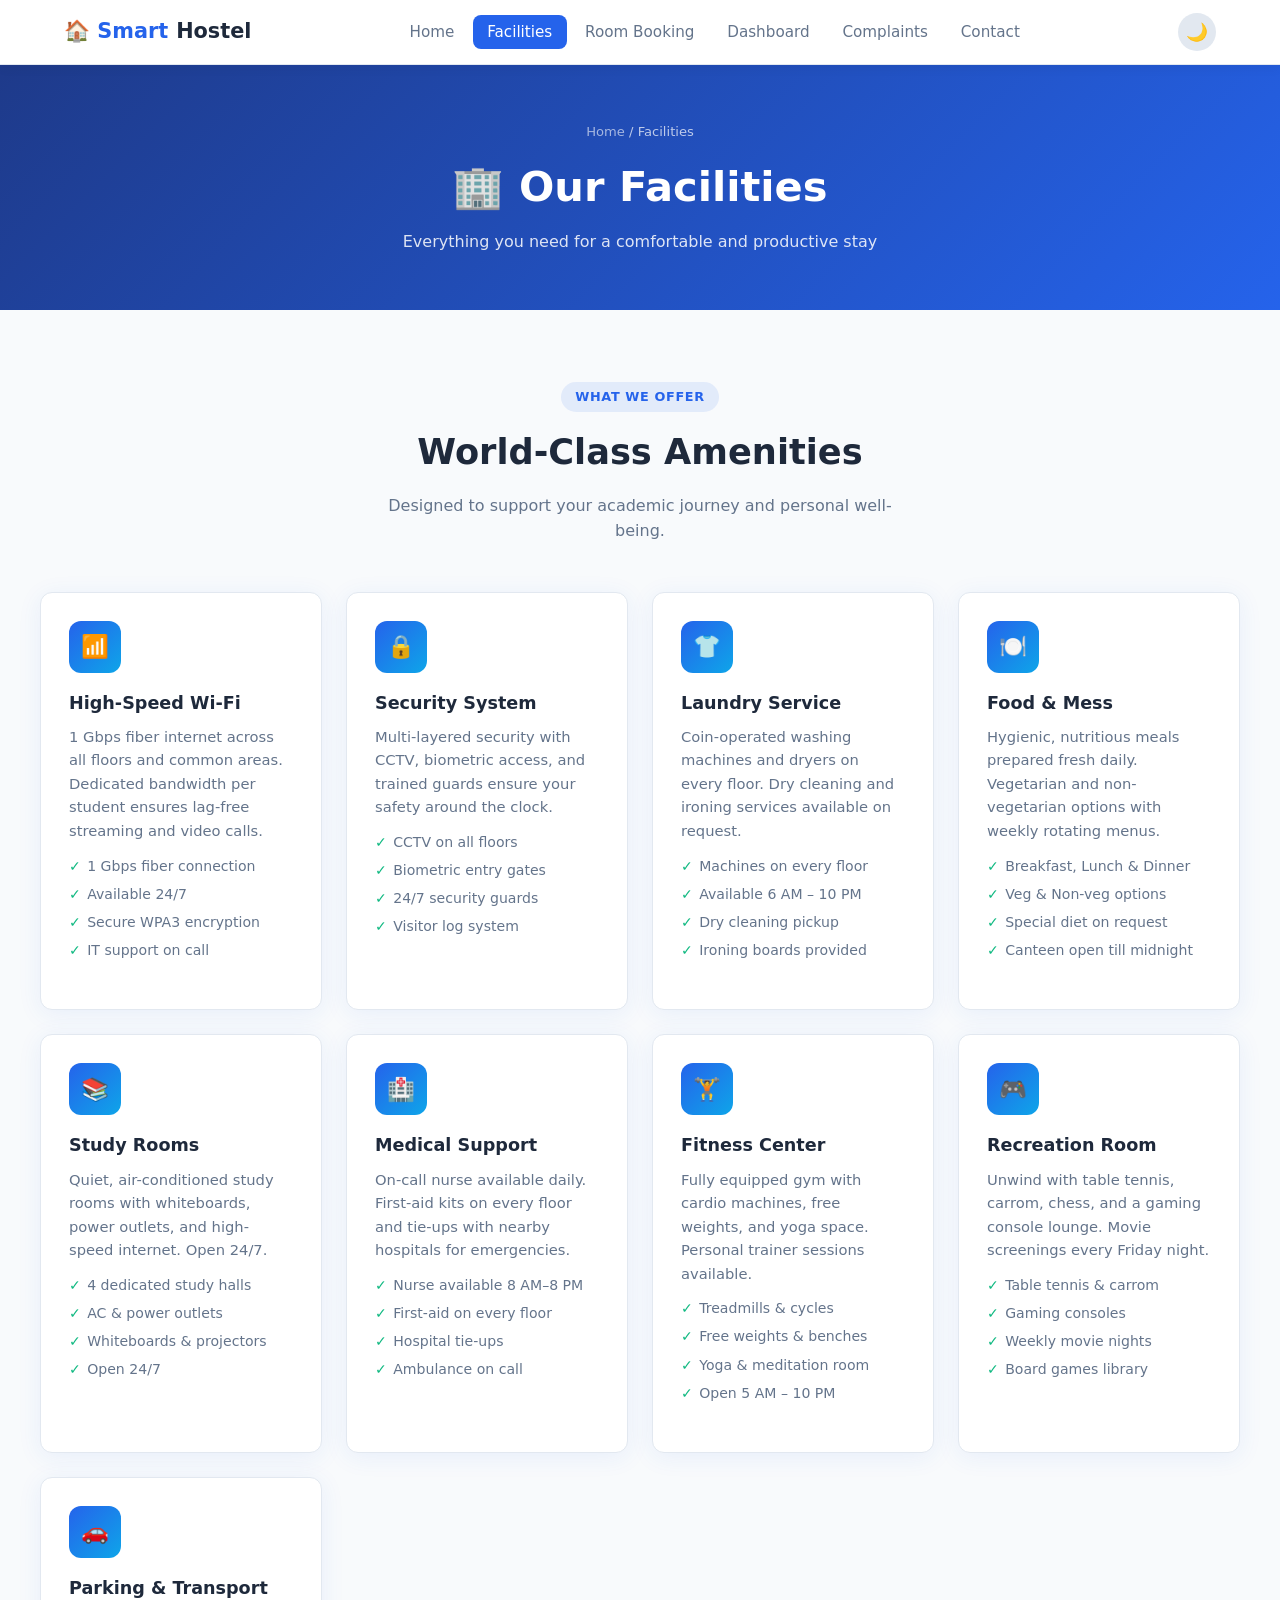
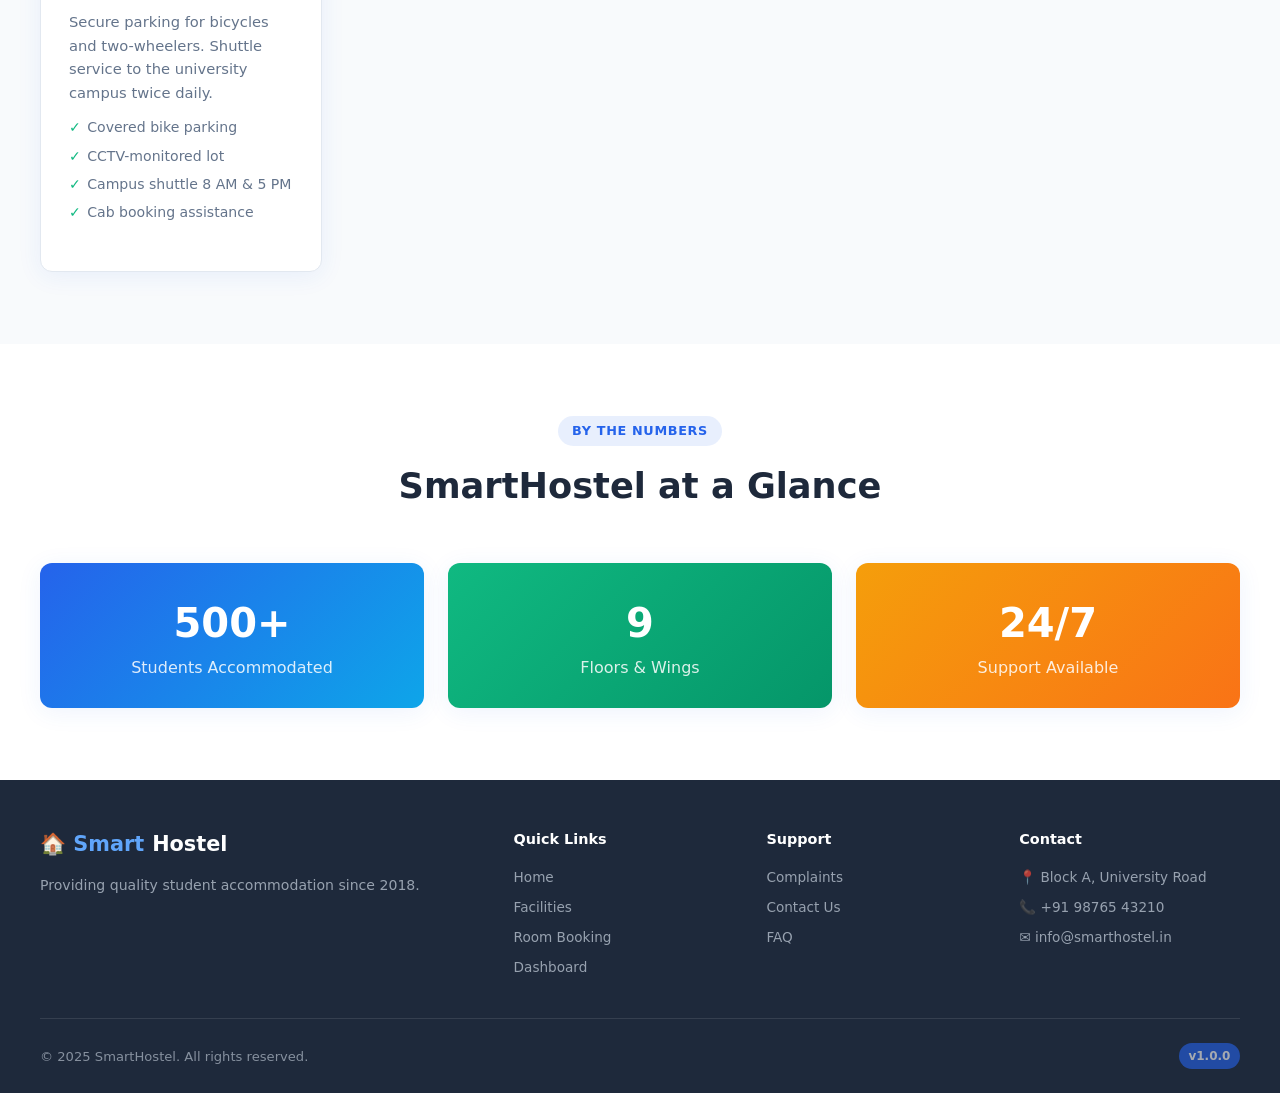
<file: pages/facilities.html>
<!DOCTYPE html>
<html lang="en" data-theme="light">
<head>
  <meta charset="UTF-8" />
  <meta name="viewport" content="width=device-width, initial-scale=1.0" />
  <title>Facilities — SmartHostel</title>
  <link rel="stylesheet" href="../css/style.css" />
  <link rel="icon" href="data:image/svg+xml,<svg xmlns='http://www.w3.org/2000/svg' viewBox='0 0 100 100'><text y='.9em' font-size='90'>🏠</text></svg>" />
</head>
<body>

  <!-- NAVBAR -->
  <nav class="navbar">
    <div class="nav-container">
      <a href="../index.html" class="nav-logo">🏠 Smart<span>Hostel</span></a>
      <ul class="nav-links" id="navLinks">
        <li><a href="../index.html">Home</a></li>
        <li><a href="facilities.html">Facilities</a></li>
        <li><a href="booking.html">Room Booking</a></li>
        <li><a href="dashboard.html">Dashboard</a></li>
        <li><a href="complaints.html">Complaints</a></li>
        <li><a href="contact.html">Contact</a></li>
      </ul>
      <div class="nav-actions">
        <button class="theme-toggle" id="themeToggle" title="Toggle theme">🌙</button>
        <button class="hamburger" id="hamburger" aria-label="Menu">
          <span></span><span></span><span></span>
        </button>
      </div>
    </div>
  </nav>

  <!-- PAGE HEADER -->
  <div class="page-header">
    <div class="breadcrumb"><a href="../index.html">Home</a> / Facilities</div>
    <h1>🏢 Our Facilities</h1>
    <p>Everything you need for a comfortable and productive stay</p>
  </div>

  <!-- MAIN FACILITIES -->
  <section class="section">
    <div class="container">
      <div class="section-header fade-in">
        <div class="section-tag">What We Offer</div>
        <h2>World-Class Amenities</h2>
        <p>Designed to support your academic journey and personal well-being.</p>
      </div>
      <div class="grid-3">

        <div class="card fade-in">
          <div class="card-icon">📶</div>
          <h3>High-Speed Wi-Fi</h3>
          <p>1 Gbps fiber internet across all floors and common areas. Dedicated bandwidth per student ensures lag-free streaming and video calls.</p>
          <ul class="room-features" style="margin-top:0.75rem;">
            <li>1 Gbps fiber connection</li>
            <li>Available 24/7</li>
            <li>Secure WPA3 encryption</li>
            <li>IT support on call</li>
          </ul>
        </div>

        <div class="card fade-in">
          <div class="card-icon">🔒</div>
          <h3>Security System</h3>
          <p>Multi-layered security with CCTV, biometric access, and trained guards ensure your safety around the clock.</p>
          <ul class="room-features" style="margin-top:0.75rem;">
            <li>CCTV on all floors</li>
            <li>Biometric entry gates</li>
            <li>24/7 security guards</li>
            <li>Visitor log system</li>
          </ul>
        </div>

        <div class="card fade-in">
          <div class="card-icon">👕</div>
          <h3>Laundry Service</h3>
          <p>Coin-operated washing machines and dryers on every floor. Dry cleaning and ironing services available on request.</p>
          <ul class="room-features" style="margin-top:0.75rem;">
            <li>Machines on every floor</li>
            <li>Available 6 AM – 10 PM</li>
            <li>Dry cleaning pickup</li>
            <li>Ironing boards provided</li>
          </ul>
        </div>

        <div class="card fade-in">
          <div class="card-icon">🍽️</div>
          <h3>Food & Mess</h3>
          <p>Hygienic, nutritious meals prepared fresh daily. Vegetarian and non-vegetarian options with weekly rotating menus.</p>
          <ul class="room-features" style="margin-top:0.75rem;">
            <li>Breakfast, Lunch & Dinner</li>
            <li>Veg & Non-veg options</li>
            <li>Special diet on request</li>
            <li>Canteen open till midnight</li>
          </ul>
        </div>

        <div class="card fade-in">
          <div class="card-icon">📚</div>
          <h3>Study Rooms</h3>
          <p>Quiet, air-conditioned study rooms with whiteboards, power outlets, and high-speed internet. Open 24/7.</p>
          <ul class="room-features" style="margin-top:0.75rem;">
            <li>4 dedicated study halls</li>
            <li>AC & power outlets</li>
            <li>Whiteboards & projectors</li>
            <li>Open 24/7</li>
          </ul>
        </div>

        <div class="card fade-in">
          <div class="card-icon">🏥</div>
          <h3>Medical Support</h3>
          <p>On-call nurse available daily. First-aid kits on every floor and tie-ups with nearby hospitals for emergencies.</p>
          <ul class="room-features" style="margin-top:0.75rem;">
            <li>Nurse available 8 AM–8 PM</li>
            <li>First-aid on every floor</li>
            <li>Hospital tie-ups</li>
            <li>Ambulance on call</li>
          </ul>
        </div>

        <div class="card fade-in">
          <div class="card-icon">🏋️</div>
          <h3>Fitness Center</h3>
          <p>Fully equipped gym with cardio machines, free weights, and yoga space. Personal trainer sessions available.</p>
          <ul class="room-features" style="margin-top:0.75rem;">
            <li>Treadmills & cycles</li>
            <li>Free weights & benches</li>
            <li>Yoga & meditation room</li>
            <li>Open 5 AM – 10 PM</li>
          </ul>
        </div>

        <div class="card fade-in">
          <div class="card-icon">🎮</div>
          <h3>Recreation Room</h3>
          <p>Unwind with table tennis, carrom, chess, and a gaming console lounge. Movie screenings every Friday night.</p>
          <ul class="room-features" style="margin-top:0.75rem;">
            <li>Table tennis & carrom</li>
            <li>Gaming consoles</li>
            <li>Weekly movie nights</li>
            <li>Board games library</li>
          </ul>
        </div>

        <div class="card fade-in">
          <div class="card-icon">🚗</div>
          <h3>Parking & Transport</h3>
          <p>Secure parking for bicycles and two-wheelers. Shuttle service to the university campus twice daily.</p>
          <ul class="room-features" style="margin-top:0.75rem;">
            <li>Covered bike parking</li>
            <li>CCTV-monitored lot</li>
            <li>Campus shuttle 8 AM & 5 PM</li>
            <li>Cab booking assistance</li>
          </ul>
        </div>

      </div>
    </div>
  </section>

  <!-- FACILITY HIGHLIGHTS -->
  <section class="section section-alt">
    <div class="container">
      <div class="section-header fade-in">
        <div class="section-tag">By the Numbers</div>
        <h2>SmartHostel at a Glance</h2>
      </div>
      <div class="grid-3">
        <div class="card fade-in" style="text-align:center;background:linear-gradient(135deg,#2563eb,#0ea5e9);color:#fff;border:none;">
          <div style="font-size:2.5rem;font-weight:800;">500+</div>
          <div style="opacity:0.85;">Students Accommodated</div>
        </div>
        <div class="card fade-in" style="text-align:center;background:linear-gradient(135deg,#10b981,#059669);color:#fff;border:none;">
          <div style="font-size:2.5rem;font-weight:800;">9</div>
          <div style="opacity:0.85;">Floors & Wings</div>
        </div>
        <div class="card fade-in" style="text-align:center;background:linear-gradient(135deg,#f59e0b,#f97316);color:#fff;border:none;">
          <div style="font-size:2.5rem;font-weight:800;">24/7</div>
          <div style="opacity:0.85;">Support Available</div>
        </div>
      </div>
    </div>
  </section>

  <!-- FOOTER -->
  <footer>
    <div class="footer-grid">
      <div class="footer-brand">
        <div class="nav-logo" style="color:#60a5fa;">🏠 Smart<span style="color:#fff;">Hostel</span></div>
        <p>Providing quality student accommodation since 2018.</p>
      </div>
      <div class="footer-col">
        <h4>Quick Links</h4>
        <a href="../index.html">Home</a>
        <a href="facilities.html">Facilities</a>
        <a href="booking.html">Room Booking</a>
        <a href="dashboard.html">Dashboard</a>
      </div>
      <div class="footer-col">
        <h4>Support</h4>
        <a href="complaints.html">Complaints</a>
        <a href="contact.html">Contact Us</a>
        <a href="#">FAQ</a>
      </div>
      <div class="footer-col">
        <h4>Contact</h4>
        <a href="#">📍 Block A, University Road</a>
        <a href="#">📞 +91 98765 43210</a>
        <a href="#">✉️ info@smarthostel.in</a>
      </div>
    </div>
    <div class="footer-bottom">
      <span>© 2025 SmartHostel. All rights reserved.</span>
      <span class="version-badge">v1.0.0</span>
    </div>
  </footer>

  <script src="../js/main.js"></script>
</body>
</html>
</file>
<file: css/style.css>
/* ===== CSS VARIABLES ===== */
:root {
  --primary: #2563eb;
  --primary-dark: #1d4ed8;
  --secondary: #0ea5e9;
  --accent: #f59e0b;
  --bg: #f8fafc;
  --bg-card: #ffffff;
  --text: #1e293b;
  --text-muted: #64748b;
  --border: #e2e8f0;
  --shadow: 0 4px 24px rgba(37,99,235,0.08);
  --radius: 12px;
  --nav-bg: #ffffff;
  --footer-bg: #1e293b;
  --footer-text: #cbd5e1;
}

[data-theme="dark"] {
  --bg: #0f172a;
  --bg-card: #1e293b;
  --text: #f1f5f9;
  --text-muted: #94a3b8;
  --border: #334155;
  --shadow: 0 4px 24px rgba(0,0,0,0.3);
  --nav-bg: #1e293b;
  --footer-bg: #0f172a;
}

/* ===== RESET & BASE ===== */
*, *::before, *::after { box-sizing: border-box; margin: 0; padding: 0; }
html { scroll-behavior: smooth; }
body {
  font-family: 'Segoe UI', system-ui, sans-serif;
  background: var(--bg);
  color: var(--text);
  transition: background 0.3s, color 0.3s;
  line-height: 1.6;
}
a { text-decoration: none; color: inherit; }
img { max-width: 100%; display: block; }
ul { list-style: none; }

/* ===== NAVBAR ===== */
.navbar {
  position: sticky;
  top: 0;
  z-index: 1000;
  background: var(--nav-bg);
  border-bottom: 1px solid var(--border);
  box-shadow: 0 2px 12px rgba(0,0,0,0.06);
  transition: background 0.3s;
}
.nav-container {
  max-width: 1200px;
  margin: 0 auto;
  padding: 0 1.5rem;
  display: flex;
  align-items: center;
  justify-content: space-between;
  height: 64px;
}
.nav-logo {
  display: flex;
  align-items: center;
  gap: 0.5rem;
  font-size: 1.3rem;
  font-weight: 700;
  color: var(--primary);
}
.nav-logo span { color: var(--text); }
.nav-links {
  display: flex;
  align-items: center;
  gap: 0.25rem;
}
.nav-links a {
  padding: 0.5rem 0.9rem;
  border-radius: 8px;
  font-size: 0.95rem;
  font-weight: 500;
  color: var(--text-muted);
  transition: background 0.2s, color 0.2s;
}
.nav-links a:hover, .nav-links a.active {
  background: var(--primary);
  color: #fff;
}
.nav-actions { display: flex; align-items: center; gap: 0.75rem; }
.theme-toggle {
  background: var(--border);
  border: none;
  border-radius: 50%;
  width: 38px; height: 38px;
  cursor: pointer;
  font-size: 1.1rem;
  display: flex; align-items: center; justify-content: center;
  transition: background 0.2s;
  color: var(--text);
}
.theme-toggle:hover { background: var(--primary); color: #fff; }
.hamburger {
  display: none;
  flex-direction: column;
  gap: 5px;
  background: none;
  border: none;
  cursor: pointer;
  padding: 4px;
}
.hamburger span {
  display: block;
  width: 24px; height: 2px;
  background: var(--text);
  border-radius: 2px;
  transition: all 0.3s;
}

/* ===== HERO ===== */
.hero {
  background: linear-gradient(135deg, #1e3a8a 0%, #2563eb 50%, #0ea5e9 100%);
  color: #fff;
  padding: 5rem 1.5rem;
  text-align: center;
  position: relative;
  overflow: hidden;
}
.hero::before {
  content: '';
  position: absolute;
  inset: 0;
  background: url("data:image/svg+xml,%3Csvg width='60' height='60' viewBox='0 0 60 60' xmlns='http://www.w3.org/2000/svg'%3E%3Cg fill='none' fill-rule='evenodd'%3E%3Cg fill='%23ffffff' fill-opacity='0.04'%3E%3Cpath d='M36 34v-4h-2v4h-4v2h4v4h2v-4h4v-2h-4zm0-30V0h-2v4h-4v2h4v4h2V6h4V4h-4zM6 34v-4H4v4H0v2h4v4h2v-4h4v-2H6zM6 4V0H4v4H0v2h4v4h2V6h4V4H6z'/%3E%3C/g%3E%3C/g%3E%3C/svg%3E");
}
.hero-content { position: relative; max-width: 700px; margin: 0 auto; }
.hero-badge {
  display: inline-block;
  background: rgba(255,255,255,0.15);
  border: 1px solid rgba(255,255,255,0.3);
  padding: 0.35rem 1rem;
  border-radius: 50px;
  font-size: 0.85rem;
  margin-bottom: 1.5rem;
  backdrop-filter: blur(4px);
}
.hero h1 { font-size: clamp(2rem, 5vw, 3.2rem); font-weight: 800; margin-bottom: 1rem; line-height: 1.2; }
.hero p { font-size: 1.1rem; opacity: 0.9; margin-bottom: 2rem; }
.hero-btns { display: flex; gap: 1rem; justify-content: center; flex-wrap: wrap; }
.btn {
  padding: 0.75rem 1.75rem;
  border-radius: 8px;
  font-size: 0.95rem;
  font-weight: 600;
  cursor: pointer;
  border: none;
  transition: transform 0.2s, box-shadow 0.2s, background 0.2s;
  display: inline-flex; align-items: center; gap: 0.4rem;
}
.btn:hover { transform: translateY(-2px); box-shadow: 0 8px 20px rgba(0,0,0,0.2); }
.btn-primary { background: #fff; color: var(--primary); }
.btn-outline { background: transparent; color: #fff; border: 2px solid rgba(255,255,255,0.6); }
.btn-outline:hover { background: rgba(255,255,255,0.15); }
.btn-blue { background: var(--primary); color: #fff; }
.btn-blue:hover { background: var(--primary-dark); }
.hero-stats {
  display: flex;
  justify-content: center;
  gap: 2.5rem;
  margin-top: 3rem;
  flex-wrap: wrap;
}
.stat { text-align: center; }
.stat-num { font-size: 1.8rem; font-weight: 800; }
.stat-label { font-size: 0.8rem; opacity: 0.75; text-transform: uppercase; letter-spacing: 0.05em; }

/* ===== SECTIONS ===== */
.section { padding: 4.5rem 1.5rem; }
.section-alt { background: var(--bg-card); }
.container { max-width: 1200px; margin: 0 auto; }
.section-header { text-align: center; margin-bottom: 3rem; }
.section-tag {
  display: inline-block;
  background: rgba(37,99,235,0.1);
  color: var(--primary);
  padding: 0.3rem 0.9rem;
  border-radius: 50px;
  font-size: 0.8rem;
  font-weight: 600;
  text-transform: uppercase;
  letter-spacing: 0.05em;
  margin-bottom: 0.75rem;
}
.section-header h2 { font-size: clamp(1.6rem, 3vw, 2.2rem); font-weight: 700; margin-bottom: 0.75rem; }
.section-header p { color: var(--text-muted); max-width: 520px; margin: 0 auto; }

/* ===== CARDS GRID ===== */
.grid-3 { display: grid; grid-template-columns: repeat(auto-fit, minmax(280px, 1fr)); gap: 1.5rem; }
.grid-2 { display: grid; grid-template-columns: repeat(auto-fit, minmax(320px, 1fr)); gap: 1.5rem; }
.card {
  background: var(--bg-card);
  border: 1px solid var(--border);
  border-radius: var(--radius);
  padding: 1.75rem;
  box-shadow: var(--shadow);
  transition: transform 0.25s, box-shadow 0.25s;
}
.card:hover { transform: translateY(-5px); box-shadow: 0 12px 32px rgba(37,99,235,0.12); }
.card-icon {
  width: 52px; height: 52px;
  background: linear-gradient(135deg, var(--primary), var(--secondary));
  border-radius: 12px;
  display: flex; align-items: center; justify-content: center;
  font-size: 1.4rem;
  margin-bottom: 1rem;
}
.card h3 { font-size: 1.1rem; font-weight: 700; margin-bottom: 0.5rem; }
.card p { color: var(--text-muted); font-size: 0.92rem; }

/* ===== ROOM CARDS ===== */
.room-card {
  background: var(--bg-card);
  border: 1px solid var(--border);
  border-radius: var(--radius);
  overflow: hidden;
  box-shadow: var(--shadow);
  transition: transform 0.25s, box-shadow 0.25s;
}
.room-card:hover { transform: translateY(-5px); box-shadow: 0 12px 32px rgba(37,99,235,0.15); }
.room-img {
  height: 180px;
  display: flex; align-items: center; justify-content: center;
  font-size: 4rem;
}
.room-img.single { background: linear-gradient(135deg, #dbeafe, #bfdbfe); }
.room-img.double { background: linear-gradient(135deg, #d1fae5, #a7f3d0); }
.room-img.shared { background: linear-gradient(135deg, #fef3c7, #fde68a); }
.room-body { padding: 1.5rem; }
.room-body h3 { font-size: 1.15rem; font-weight: 700; margin-bottom: 0.4rem; }
.room-price { font-size: 1.5rem; font-weight: 800; color: var(--primary); margin-bottom: 0.75rem; }
.room-price span { font-size: 0.85rem; font-weight: 400; color: var(--text-muted); }
.room-features { display: flex; flex-direction: column; gap: 0.35rem; margin-bottom: 1.25rem; }
.room-features li { font-size: 0.88rem; color: var(--text-muted); display: flex; align-items: center; gap: 0.4rem; }
.room-features li::before { content: '✓'; color: #10b981; font-weight: 700; }
.badge {
  display: inline-block;
  padding: 0.2rem 0.6rem;
  border-radius: 50px;
  font-size: 0.75rem;
  font-weight: 600;
}
.badge-green { background: #d1fae5; color: #065f46; }
.badge-blue { background: #dbeafe; color: #1e40af; }
.badge-yellow { background: #fef3c7; color: #92400e; }

/* ===== FORMS ===== */
.form-card {
  background: var(--bg-card);
  border: 1px solid var(--border);
  border-radius: var(--radius);
  padding: 2rem;
  box-shadow: var(--shadow);
}
.form-group { margin-bottom: 1.25rem; }
.form-group label { display: block; font-size: 0.88rem; font-weight: 600; margin-bottom: 0.4rem; color: var(--text); }
.form-group input,
.form-group select,
.form-group textarea {
  width: 100%;
  padding: 0.7rem 1rem;
  border: 1.5px solid var(--border);
  border-radius: 8px;
  background: var(--bg);
  color: var(--text);
  font-size: 0.95rem;
  font-family: inherit;
  transition: border-color 0.2s, box-shadow 0.2s;
  outline: none;
}
.form-group input:focus,
.form-group select:focus,
.form-group textarea:focus {
  border-color: var(--primary);
  box-shadow: 0 0 0 3px rgba(37,99,235,0.1);
}
.form-group textarea { resize: vertical; min-height: 110px; }
.form-row { display: grid; grid-template-columns: 1fr 1fr; gap: 1rem; }

/* ===== DASHBOARD ===== */
.dashboard-grid {
  display: grid;
  grid-template-columns: 260px 1fr;
  gap: 1.5rem;
  align-items: start;
}
.dash-sidebar {
  background: var(--bg-card);
  border: 1px solid var(--border);
  border-radius: var(--radius);
  padding: 1.5rem;
  box-shadow: var(--shadow);
}
.dash-avatar {
  width: 72px; height: 72px;
  background: linear-gradient(135deg, var(--primary), var(--secondary));
  border-radius: 50%;
  display: flex; align-items: center; justify-content: center;
  font-size: 1.8rem;
  margin: 0 auto 1rem;
}
.dash-name { text-align: center; font-weight: 700; font-size: 1rem; margin-bottom: 0.2rem; }
.dash-id { text-align: center; font-size: 0.8rem; color: var(--text-muted); margin-bottom: 1.25rem; }
.dash-nav a {
  display: flex;
  align-items: center;
  gap: 0.6rem;
  padding: 0.6rem 0.75rem;
  border-radius: 8px;
  font-size: 0.9rem;
  color: var(--text-muted);
  transition: background 0.2s, color 0.2s;
  margin-bottom: 0.25rem;
}
.dash-nav a:hover, .dash-nav a.active { background: var(--primary); color: #fff; }
.dash-main { display: flex; flex-direction: column; gap: 1.5rem; }
.dash-card {
  background: var(--bg-card);
  border: 1px solid var(--border);
  border-radius: var(--radius);
  padding: 1.5rem;
  box-shadow: var(--shadow);
}
.dash-card h3 { font-size: 1rem; font-weight: 700; margin-bottom: 1rem; display: flex; align-items: center; gap: 0.5rem; }
.info-row { display: flex; justify-content: space-between; padding: 0.6rem 0; border-bottom: 1px solid var(--border); font-size: 0.9rem; }
.info-row:last-child { border-bottom: none; }
.info-row span:first-child { color: var(--text-muted); }
.info-row span:last-child { font-weight: 600; }
.status-pill {
  padding: 0.25rem 0.75rem;
  border-radius: 50px;
  font-size: 0.78rem;
  font-weight: 600;
}
.status-paid { background: #d1fae5; color: #065f46; }
.status-pending { background: #fef3c7; color: #92400e; }
.status-resolved { background: #dbeafe; color: #1e40af; }
.status-open { background: #fee2e2; color: #991b1b; }
.dash-stats { display: grid; grid-template-columns: repeat(3, 1fr); gap: 1rem; }
.dash-stat {
  background: linear-gradient(135deg, var(--primary), var(--secondary));
  color: #fff;
  border-radius: 10px;
  padding: 1rem;
  text-align: center;
}
.dash-stat-num { font-size: 1.6rem; font-weight: 800; }
.dash-stat-label { font-size: 0.75rem; opacity: 0.85; }

/* ===== CONTACT ===== */
.contact-info { display: flex; flex-direction: column; gap: 1.25rem; }
.contact-item {
  display: flex;
  align-items: flex-start;
  gap: 1rem;
  padding: 1.25rem;
  background: var(--bg-card);
  border: 1px solid var(--border);
  border-radius: var(--radius);
  box-shadow: var(--shadow);
}
.contact-icon {
  width: 44px; height: 44px;
  background: linear-gradient(135deg, var(--primary), var(--secondary));
  border-radius: 10px;
  display: flex; align-items: center; justify-content: center;
  font-size: 1.1rem;
  flex-shrink: 0;
}
.contact-item h4 { font-size: 0.9rem; font-weight: 700; margin-bottom: 0.2rem; }
.contact-item p { font-size: 0.88rem; color: var(--text-muted); }
.map-placeholder {
  background: linear-gradient(135deg, #dbeafe, #e0f2fe);
  border-radius: var(--radius);
  height: 200px;
  display: flex;
  flex-direction: column;
  align-items: center;
  justify-content: center;
  border: 1px solid var(--border);
  color: var(--primary);
  font-size: 0.9rem;
  gap: 0.5rem;
  margin-top: 1.25rem;
}
.map-placeholder span { font-size: 2.5rem; }

/* ===== FOOTER ===== */
footer {
  background: var(--footer-bg);
  color: var(--footer-text);
  padding: 3rem 1.5rem 1.5rem;
}
.footer-grid {
  max-width: 1200px;
  margin: 0 auto;
  display: grid;
  grid-template-columns: 2fr 1fr 1fr 1fr;
  gap: 2rem;
  padding-bottom: 2rem;
  border-bottom: 1px solid rgba(255,255,255,0.1);
}
.footer-brand p { font-size: 0.88rem; margin-top: 0.75rem; opacity: 0.7; line-height: 1.7; }
.footer-col h4 { font-size: 0.9rem; font-weight: 700; color: #fff; margin-bottom: 1rem; }
.footer-col a {
  display: block;
  font-size: 0.85rem;
  opacity: 0.7;
  margin-bottom: 0.5rem;
  transition: opacity 0.2s;
}
.footer-col a:hover { opacity: 1; }
.footer-bottom {
  max-width: 1200px;
  margin: 1.5rem auto 0;
  display: flex;
  justify-content: space-between;
  align-items: center;
  font-size: 0.82rem;
  opacity: 0.6;
  flex-wrap: wrap;
  gap: 0.5rem;
}
.version-badge {
  background: var(--primary);
  color: #fff;
  padding: 0.2rem 0.6rem;
  border-radius: 50px;
  font-size: 0.75rem;
  font-weight: 600;
  opacity: 1;
}

/* ===== PAGE HEADER ===== */
.page-header {
  background: linear-gradient(135deg, #1e3a8a, #2563eb);
  color: #fff;
  padding: 3.5rem 1.5rem;
  text-align: center;
}
.page-header h1 { font-size: clamp(1.8rem, 4vw, 2.6rem); font-weight: 800; margin-bottom: 0.5rem; }
.page-header p { opacity: 0.85; font-size: 1rem; }
.breadcrumb { font-size: 0.82rem; opacity: 0.7; margin-bottom: 0.75rem; }
.breadcrumb a { opacity: 0.85; }
.breadcrumb a:hover { opacity: 1; }

/* ===== NOTICE BANNER ===== */
.notice-banner {
  background: linear-gradient(90deg, var(--accent), #f97316);
  color: #fff;
  text-align: center;
  padding: 0.6rem 1rem;
  font-size: 0.85rem;
  font-weight: 500;
}

/* ===== TOAST ===== */
.toast {
  position: fixed;
  bottom: 2rem;
  right: 2rem;
  background: #10b981;
  color: #fff;
  padding: 0.85rem 1.5rem;
  border-radius: 10px;
  font-size: 0.9rem;
  font-weight: 600;
  box-shadow: 0 8px 24px rgba(0,0,0,0.2);
  transform: translateY(100px);
  opacity: 0;
  transition: all 0.4s cubic-bezier(0.34, 1.56, 0.64, 1);
  z-index: 9999;
}
.toast.show { transform: translateY(0); opacity: 1; }

/* ===== ANIMATIONS ===== */
.fade-in { opacity: 0; transform: translateY(24px); transition: opacity 0.6s ease, transform 0.6s ease; }
.fade-in.visible { opacity: 1; transform: translateY(0); }

/* ===== RESPONSIVE ===== */
@media (max-width: 900px) {
  .dashboard-grid { grid-template-columns: 1fr; }
  .footer-grid { grid-template-columns: 1fr 1fr; }
  .dash-stats { grid-template-columns: repeat(3, 1fr); }
}
@media (max-width: 640px) {
  .nav-links { display: none; flex-direction: column; position: absolute; top: 64px; left: 0; right: 0; background: var(--nav-bg); border-bottom: 1px solid var(--border); padding: 1rem; gap: 0.25rem; }
  .nav-links.open { display: flex; }
  .hamburger { display: flex; }
  .form-row { grid-template-columns: 1fr; }
  .footer-grid { grid-template-columns: 1fr; }
  .hero-stats { gap: 1.5rem; }
  .dash-stats { grid-template-columns: 1fr; }
}
</file>
